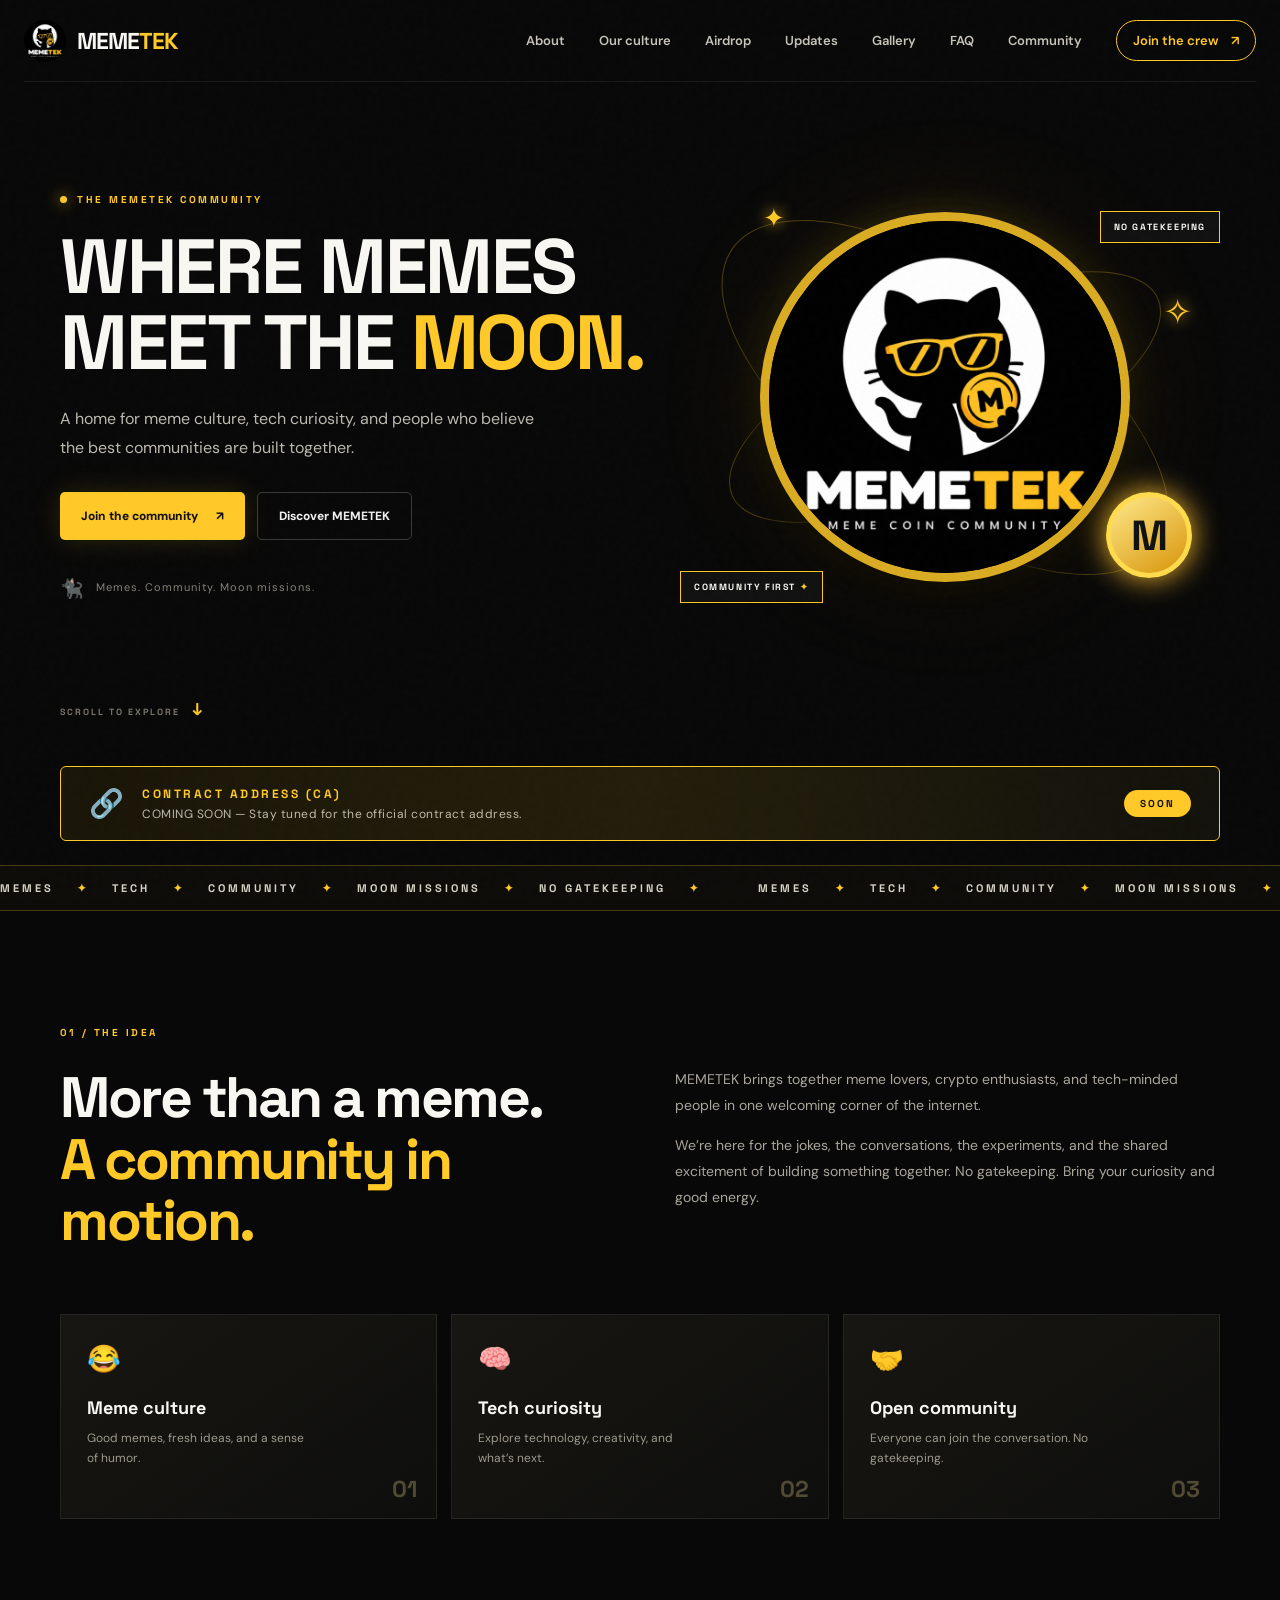
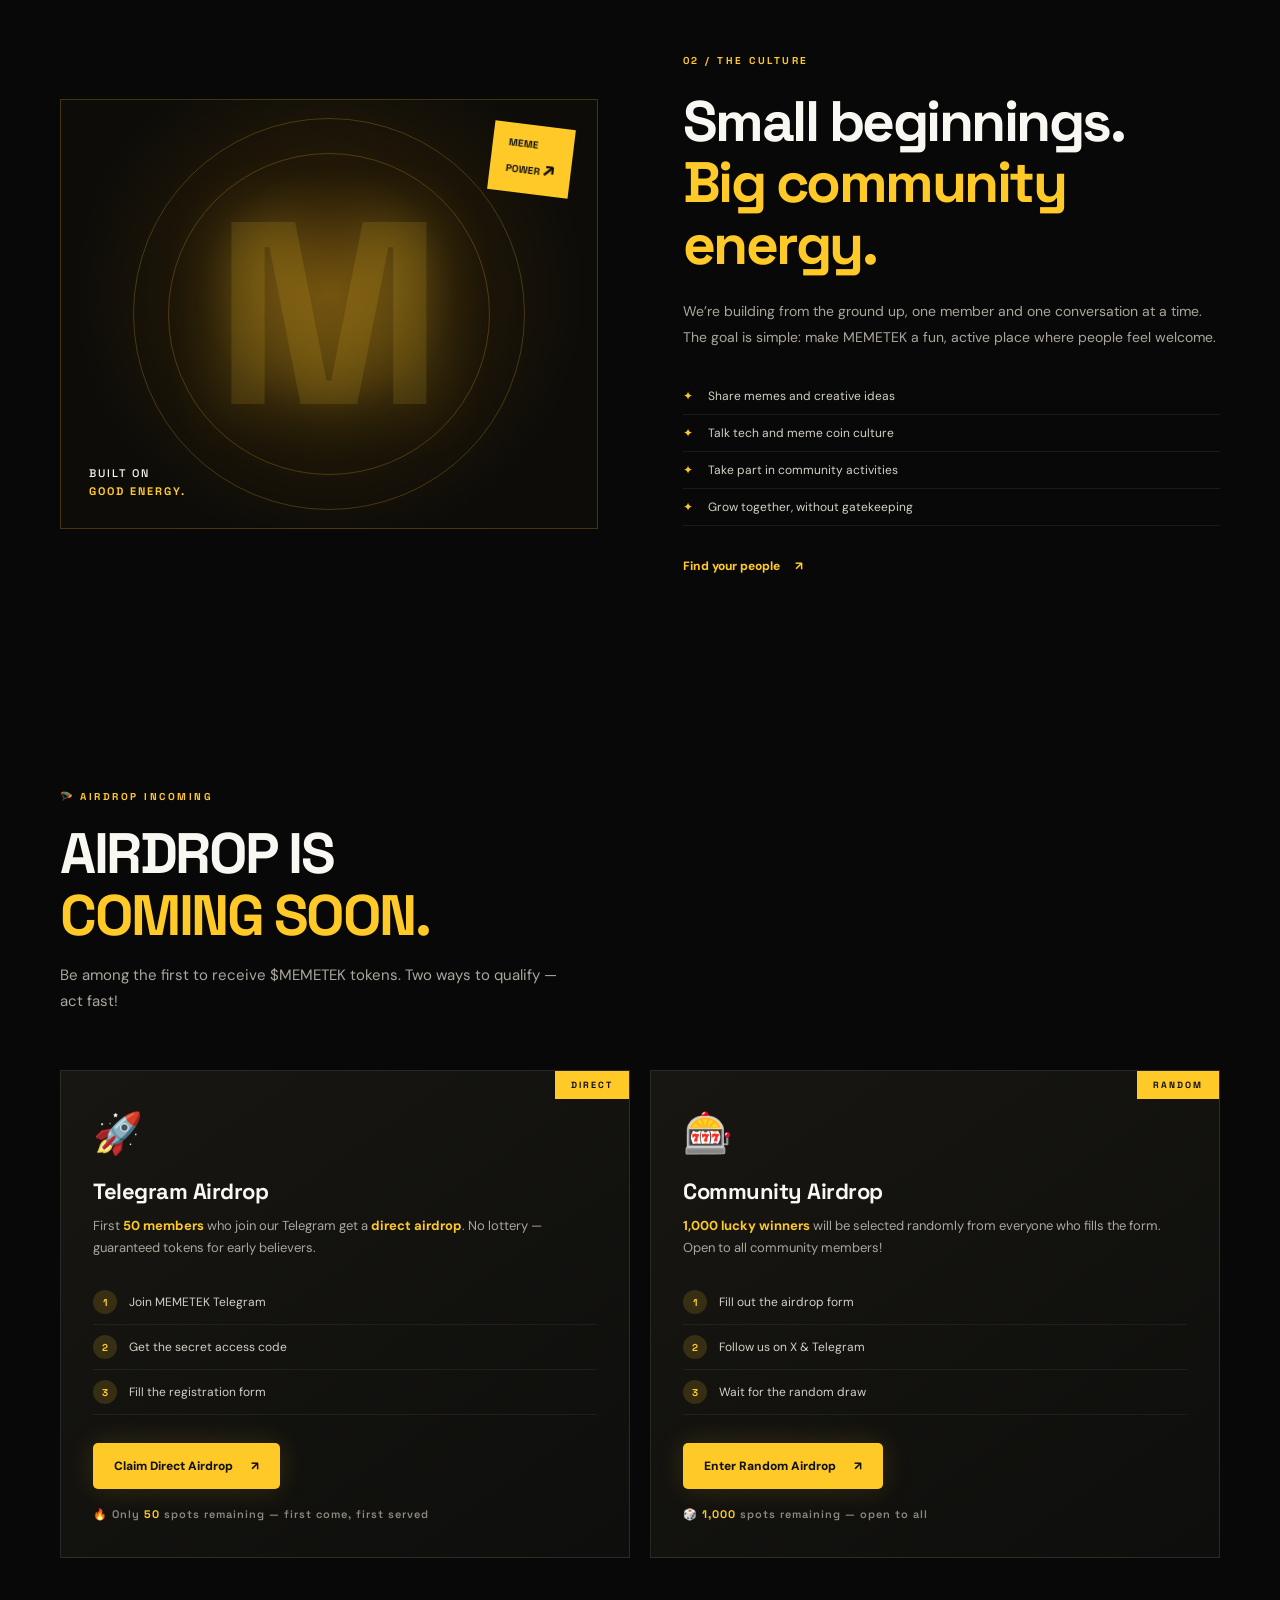
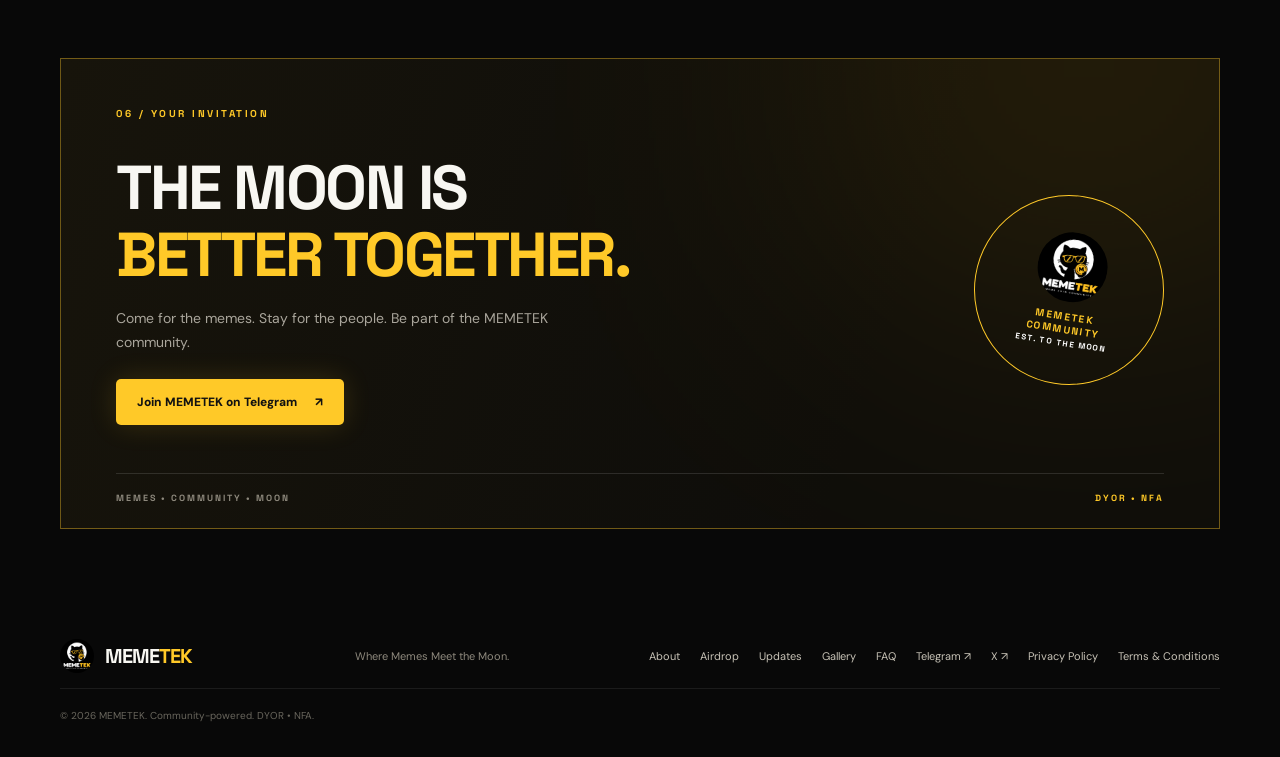
<file: index.html>
<!doctype html>
<html lang="en">
<head>
  <meta charset="utf-8">
  <meta name="viewport" content="width=device-width, initial-scale=1">
  <meta name="theme-color" content="#080808">
  <meta name="description" content="MEMETEK — Where Memes Meet the Moon. A meme coin and tech community built around memes, ideas, and community energy.">
  <title>MEMETEK — Where Memes Meet the Moon</title>
  <link rel="preconnect" href="https://fonts.googleapis.com">
  <link rel="preconnect" href="https://fonts.gstatic.com" crossorigin>
  <link href="https://fonts.googleapis.com/css2?family=DM+Sans:wght@400;500;600;700;800&family=Space+Grotesk:wght@400;500;600;700&display=swap" rel="stylesheet">
  <link rel="stylesheet" href="style.css">
</head>
<body>
  <div class="noise"></div>
  <header class="site-header">
    <a class="brand" href="#home" aria-label="MEMETEK home">
      <img src="assets/memetek-logo.png" alt="MEMETEK cat logo">
      <span>MEME<span>TEK</span></span>
    </a>
    <button class="menu-toggle" id="menuToggle" aria-label="Open navigation" aria-expanded="false">☰</button>
    <nav id="mainNav">
      <a href="#about">About</a>
      <a href="#culture">Our culture</a>
      <a href="#airdrop">Airdrop</a>
      <a href="updates.html">Updates</a>
      <a href="gallery.html">Gallery</a>
      <a href="faq.html">FAQ</a>
      <a href="#community">Community</a>
      <a class="nav-cta" href="#community">Join the crew <span>↗</span></a>
    </nav>
  </header>

  <main>
    <section class="hero section-wrap" id="home">
      <div class="hero-copy">
        <div class="eyebrow"><span class="pulse"></span> THE MEMETEK COMMUNITY</div>
        <h1>WHERE MEMES<br>MEET THE <em>MOON.</em></h1>
        <p class="hero-lead">A home for meme culture, tech curiosity, and people who believe the best communities are built together.</p>
        <div class="hero-actions">
          <a class="button button-primary" href="#community">Join the community <span>↗</span></a>
          <a class="button button-ghost" href="#about">Discover MEMETEK</a>
        </div>
        <div class="hero-note"><span>🐈‍⬛</span> Memes. Community. Moon missions.</div>
      </div>
      <div class="hero-art" aria-label="MEMETEK cat mascot artwork">
        <div class="orbit orbit-one"></div><div class="orbit orbit-two"></div>
        <div class="moon"></div>
        <div class="spark spark-a">✦</div><div class="spark spark-b">✧</div><div class="spark spark-c">✦</div>
        <div class="coin"><span>M</span></div>
        <img class="mascot" src="assets/memetek-logo.png" alt="MEMETEK mascot">
        <div class="art-label label-top">NO GATEKEEPING</div>
        <div class="art-label label-bottom">COMMUNITY FIRST <b>✦</b></div>
      </div>
      <div class="scroll-cue">SCROLL TO EXPLORE <span>↓</span></div>
    </section>

    <!-- CA Coming Soon Banner -->
    <section class="ca-banner" id="ca">
      <div class="ca-banner-inner">
        <div class="ca-icon">🔗</div>
        <div class="ca-text">
          <h3>CONTRACT ADDRESS (CA)</h3>
          <p>COMING SOON — Stay tuned for the official contract address.</p>
        </div>
        <div class="ca-badge">SOON</div>
      </div>
    </section>

    <section class="ticker" aria-label="MEMETEK community values">
      <div class="ticker-track">
        <span>MEMES <b>✦</b> TECH <b>✦</b> COMMUNITY <b>✦</b> MOON MISSIONS <b>✦</b> NO GATEKEEPING <b>✦</b></span>
        <span aria-hidden="true">MEMES <b>✦</b> TECH <b>✦</b> COMMUNITY <b>✦</b> MOON MISSIONS <b>✦</b> NO GATEKEEPING <b>✦</b></span>
      </div>
    </section>

    <section class="about section-wrap" id="about">
      <div class="section-kicker">01 / THE IDEA</div>
      <div class="about-grid">
        <div>
          <h2>More than a meme.<br><em>A community in motion.</em></h2>
        </div>
        <div class="about-text">
          <p>MEMETEK brings together meme lovers, crypto enthusiasts, and tech-minded people in one welcoming corner of the internet.</p>
          <p>We’re here for the jokes, the conversations, the experiments, and the shared excitement of building something together. No gatekeeping. Bring your curiosity and good energy.</p>
        </div>
      </div>
      <div class="principles">
        <article class="principle-card"><div class="card-icon">😂</div><h3>Meme culture</h3><p>Good memes, fresh ideas, and a sense of humor.</p><span>01</span></article>
        <article class="principle-card"><div class="card-icon">🧠</div><h3>Tech curiosity</h3><p>Explore technology, creativity, and what’s next.</p><span>02</span></article>
        <article class="principle-card"><div class="card-icon">🤝</div><h3>Open community</h3><p>Everyone can join the conversation. No gatekeeping.</p><span>03</span></article>
      </div>
    </section>

    <section class="culture section-wrap" id="culture">
      <div class="culture-visual">
        <div class="big-m">M</div><div class="visual-caption">BUILT ON<br><strong>GOOD ENERGY.</strong></div>
        <div class="floating-tag">MEME<br>POWER <span>↗</span></div>
      </div>
      <div class="culture-copy">
        <div class="section-kicker">02 / THE CULTURE</div>
        <h2>Small beginnings.<br><em>Big community energy.</em></h2>
        <p>We’re building from the ground up, one member and one conversation at a time. The goal is simple: make MEMETEK a fun, active place where people feel welcome.</p>
        <ul class="check-list">
          <li><span>✦</span> Share memes and creative ideas</li>
          <li><span>✦</span> Talk tech and meme coin culture</li>
          <li><span>✦</span> Take part in community activities</li>
          <li><span>✦</span> Grow together, without gatekeeping</li>
        </ul>
        <a class="text-link" href="#community">Find your people <span>↗</span></a>
      </div>
    </section>

    <!-- Airdrop Section -->
    <section class="airdrop section-wrap" id="airdrop">
      <div class="section-kicker">🪂 AIRDROP INCOMING</div>
      <div class="airdrop-header">
        <h2>AIRDROP IS<br><em>COMING SOON.</em></h2>
        <p class="airdrop-sub">Be among the first to receive $MEMETEK tokens. Two ways to qualify — act fast!</p>
      </div>
      <div class="airdrop-grid">
        <article class="airdrop-card airdrop-telegram" id="cardTgAirdrop">
          <div class="airdrop-card-badge" id="badgeTgAirdrop">DIRECT</div>
          <div class="airdrop-card-icon">🚀</div>
          <h3>Telegram Airdrop</h3>
          <p>First <strong>50 members</strong> who join our Telegram get a <strong>direct airdrop</strong>. No lottery — guaranteed tokens for early believers.</p>
          <ul class="airdrop-steps">
            <li><span>1</span> Join MEMETEK Telegram</li>
            <li><span>2</span> Get the secret access code</li>
            <li><span>3</span> Fill the registration form</li>
          </ul>
          <a class="button button-primary" id="btnTgAirdrop" href="airdrop-telegram.html">Claim Direct Airdrop <span>↗</span></a>
          <div class="airdrop-spots" id="indexTgSpots">🔥 Only <span class="spots-num" id="indexTgNum">50</span> spots remaining — first come, first served</div>
        </article>
        <article class="airdrop-card airdrop-random" id="cardRdAirdrop">
          <div class="airdrop-card-badge" id="badgeRdAirdrop">RANDOM</div>
          <div class="airdrop-card-icon">🎰</div>
          <h3>Community Airdrop</h3>
          <p><strong>1,000 lucky winners</strong> will be selected randomly from everyone who fills the form. Open to all community members!</p>
          <ul class="airdrop-steps">
            <li><span>1</span> Fill out the airdrop form</li>
            <li><span>2</span> Follow us on X & Telegram</li>
            <li><span>3</span> Wait for the random draw</li>
          </ul>
          <a class="button button-primary" id="btnRdAirdrop" href="airdrop-random.html">Enter Random Airdrop <span>↗</span></a>
          <div class="airdrop-spots" id="indexRdSpots">🎲 <span class="spots-num" id="indexRdNum">1,000</span> spots remaining — open to all</div>
        </article>
      </div>
    </section>

    <section class="community section-wrap" id="community">
      <div class="community-panel">
        <div class="community-glow"></div>
        <div class="section-kicker">06 / YOUR INVITATION</div>
        <div class="community-content">
          <div>
            <h2>THE MOON IS<br><em>BETTER TOGETHER.</em></h2>
            <p>Come for the memes. Stay for the people. Be part of the MEMETEK community.</p>
            <a class="button button-primary" id="joinButton" href="https://t.me/+xaxYFid1vyxkZDk9" target="_blank" rel="noopener noreferrer">Join MEMETEK on Telegram <span>↗</span></a>
          </div>
          <div class="community-stamp"><img src="assets/memetek-logo.png" alt=""><span>MEMETEK<br>COMMUNITY<br><b>EST. TO THE MOON</b></span></div>
        </div>
        <div class="community-bottom"><span>MEMES • COMMUNITY • MOON</span><span>DYOR • NFA</span></div>
      </div>
    </section>
  </main>

  <footer class="footer section-wrap">
    <a class="brand footer-brand" href="#home"><img src="assets/memetek-logo.png" alt=""><span>MEME<span>TEK</span></span></a>
    <p>Where Memes Meet the Moon.</p>
    <div class="footer-links">
      <a href="#about">About</a>
      <a href="#airdrop">Airdrop</a>
      <a href="updates.html">Updates</a>
      <a href="gallery.html">Gallery</a>
      <a href="faq.html">FAQ</a>
      <a href="https://t.me/+xaxYFid1vyxkZDk9" target="_blank" rel="noopener noreferrer">Telegram ↗</a>
      <a href="https://x.com/" target="_blank" rel="noopener noreferrer">X ↗</a>
      <a href="privacy.html">Privacy Policy</a>
      <a href="terms.html">Terms & Conditions</a>
    </div>
    <small>© <span id="year"></span> MEMETEK. Community-powered. DYOR • NFA.</small>
  </footer>
  <script src="script.js"></script>
</body>
</html>
</file>
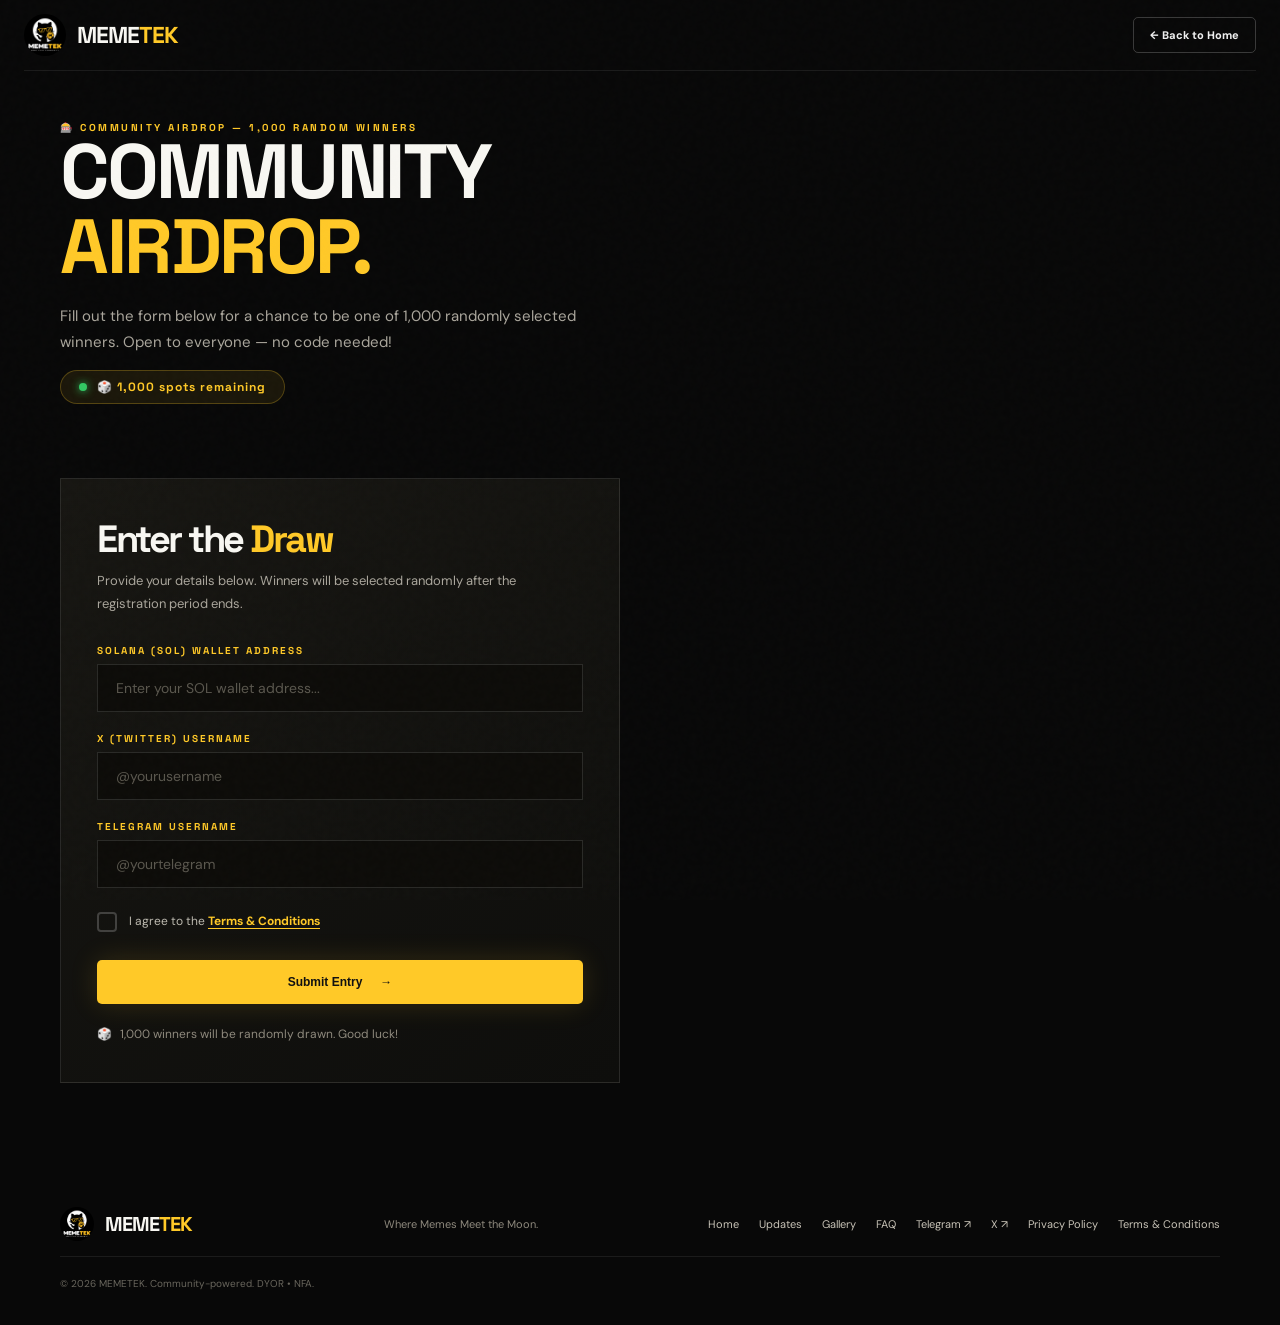
<file: airdrop-random.html>
<!doctype html>
<html lang="en">
<head>
  <meta charset="utf-8">
  <meta name="viewport" content="width=device-width, initial-scale=1">
  <meta name="theme-color" content="#080808">
  <meta name="description" content="MEMETEK Community Airdrop — 1,000 random winners will receive free tokens.">
  <title>MEMETEK — Community Random Airdrop</title>
  <link rel="preconnect" href="https://fonts.googleapis.com">
  <link rel="preconnect" href="https://fonts.gstatic.com" crossorigin>
  <link href="https://fonts.googleapis.com/css2?family=DM+Sans:wght@400;500;600;700;800&family=Space+Grotesk:wght@400;500;600;700&display=swap" rel="stylesheet">
  <link rel="stylesheet" href="style.css">
</head>
<body>
  <div class="noise"></div>
  <header class="site-header">
    <a class="brand" href="index.html" aria-label="MEMETEK home">
      <img src="assets/memetek-logo.png" alt="MEMETEK cat logo">
      <span>MEME<span>TEK</span></span>
    </a>
    <a class="button button-ghost" href="index.html">← Back to Home</a>
  </header>

  <main>
    <section class="form-page section-wrap">
      <div class="form-page-header">
        <div class="section-kicker">🎰 COMMUNITY AIRDROP — 1,000 RANDOM WINNERS</div>
        <h1>COMMUNITY<br><em>AIRDROP.</em></h1>
        <p class="form-page-lead">Fill out the form below for a chance to be one of 1,000 randomly selected winners. Open to everyone — no code needed!</p>
        <div class="spots-live-banner" id="rdSpotsBanner">
          <span class="pulse-dot"></span>
          <span id="rdSpotsRemainingText">🎲 <strong id="rdSpotsCount">1,000</strong> spots remaining</span>
        </div>
      </div>

      <!-- Closed State (Shown when all 1,000 spots filled) -->
      <div class="form-container form-closed" id="randomClosed" style="display:none;">
        <div class="closed-icon">🔒</div>
        <h2>Airdrop <em>Ended</em></h2>
        <p class="form-desc">All 1,000 community airdrop spots have been filled! The registration draw is now closed.</p>
        <a class="button button-primary" href="index.html" style="margin-top:20px;">Back to Home <span>↗</span></a>
      </div>

      <!-- Registration Form -->
      <div class="form-container" id="randomForm">
        <h2>Enter the <em>Draw</em></h2>
        <p class="form-desc">Provide your details below. Winners will be selected randomly after the registration period ends.</p>
        <form id="randomAirdropForm" class="airdrop-form" onsubmit="return false;">
          <div class="form-group">
            <label for="rdSolAddress">Solana (SOL) Wallet Address</label>
            <input type="text" id="rdSolAddress" placeholder="Enter your SOL wallet address..." required>
          </div>
          <div class="form-group">
            <label for="rdXUsername">X (Twitter) Username</label>
            <input type="text" id="rdXUsername" placeholder="@yourusername" required>
          </div>
          <div class="form-group">
            <label for="rdTelegramUsername">Telegram Username</label>
            <input type="text" id="rdTelegramUsername" placeholder="@yourtelegram" required>
          </div>
          <div class="form-checkbox">
            <label class="checkbox-label">
              <input type="checkbox" id="rdAgreeTerms" required>
              <span class="checkbox-custom"></span>
              <span>I agree to the <button type="button" class="terms-modal-trigger" id="openTermsModalRd">Terms &amp; Conditions</button></span>
            </label>
          </div>
          <div id="rdTermsError" class="form-error" style="display:none;">❌ You must agree to the Terms &amp; Conditions to proceed.</div>
          <button type="button" class="button button-primary form-submit" id="submitRandomBtn">Submit Entry <span>→</span></button>
        </form>
        <div class="form-hint">
          <span>🎲</span> 1,000 winners will be randomly drawn. Good luck!
        </div>
      </div>

      <!-- Success Message -->
      <div class="form-container form-success" id="randomSuccess" style="display:none;">
        <div class="success-icon">🎉</div>
        <h2>Entry <em>Submitted!</em></h2>
        <p class="form-desc">You've been entered into the random airdrop draw. 1,000 winners will be selected — stay tuned for the announcement!</p>
        <div class="form-hint">
          <span>💡</span> Want guaranteed tokens? <a href="airdrop-telegram.html" class="form-link">Try the Telegram Direct Airdrop ↗</a>
        </div>
        <a class="button button-primary" href="index.html" style="margin-top:18px;">Back to Home <span>↗</span></a>
      </div>
    </section>
  </main>

  <footer class="footer section-wrap">
    <a class="brand footer-brand" href="index.html"><img src="assets/memetek-logo.png" alt=""><span>MEME<span>TEK</span></span></a>
    <p>Where Memes Meet the Moon.</p>
    <div class="footer-links">
      <a href="index.html">Home</a>
      <a href="index.html#announcements">Updates</a>
      <a href="index.html#gallery">Gallery</a>
      <a href="index.html#faq">FAQ</a>
      <a href="https://t.me/+xaxYFid1vyxkZDk9" target="_blank" rel="noopener noreferrer">Telegram ↗</a>
      <a href="https://x.com/" target="_blank" rel="noopener noreferrer">X ↗</a>
      <a href="privacy.html">Privacy Policy</a>
      <a href="terms.html">Terms & Conditions</a>
    </div>
    <small>© <span class="year-text"></span> MEMETEK. Community-powered. DYOR • NFA.</small>
  </footer>
  <!-- Terms & Conditions Modal -->
  <div class="modal-overlay" id="termsModal" style="display:none;">
    <div class="modal-box">
      <div class="modal-header">
        <h3>Terms &amp; Conditions</h3>
        <button class="modal-close" id="closeTermsModal">✕</button>
      </div>
      <div class="modal-body">
        <div class="legal-section"><h2>1. Acceptance of Terms</h2><p>By accessing or using the MEMETEK website, submitting forms, or engaging with our airdrops and community initiatives, you acknowledge that you have read, understood, and agreed to be bound by these Terms and Conditions.</p></div>
        <div class="legal-section"><h2>2. Meme Token Nature &amp; Disclaimer (DYOR • NFA)</h2><p>MEMETEK ($MEMETEK) is a decentralized meme and culture coin developed purely for entertainment, humor, community engagement, and social camaraderie within the Solana ecosystem.</p><ul><li><span>✦</span> <strong>Not an Investment:</strong> $MEMETEK is not a security, investment contract, or financial instrument.</li><li><span>✦</span> <strong>No Financial Advice:</strong> Nothing constitutes financial, investment, legal, or tax advice.</li><li><span>✦</span> <strong>DYOR:</strong> Always Do Your Own Research. Only interact with what you are willing to lose.</li></ul></div>
        <div class="legal-section"><h2>3. Airdrop Rules &amp; Eligibility</h2><p>Participation is free and subject to:</p><ul><li><span>✦</span> <strong>One Entry Per Person</strong> per wallet, X username, and Telegram handle.</li><li><span>✦</span> <strong>Anti-Bot &amp; Fair Play:</strong> Bots, multi-accounting, and falsified identities result in disqualification.</li><li><span>✦</span> Airdrop allocations are promotional community gifts.</li></ul></div>
        <div class="legal-section"><h2>4. Wallet Security</h2><p>You are solely responsible for safeguarding your wallet credentials. MEMETEK will NEVER ask for your seed phrase or private key.</p></div>
        <div class="legal-section"><h2>5. Blockchain Risks</h2><p>You acknowledge all risks associated with using the Solana network, including forks, congestion, delays, and smart contract errors.</p></div>
        <div class="legal-section"><h2>6. Intellectual Property</h2><p>You are encouraged to share and remix MEMETEK memes in good faith, provided you do not use them to conduct scams or misrepresent the project.</p></div>
        <div class="legal-section"><h2>7. Limitation of Liability</h2><p>MEMETEK shall not be held liable for any damages resulting from your use of this website, participation in airdrops, or holding/trading of tokens.</p></div>
        <div class="legal-section"><h2>8. Amendments</h2><p>We reserve the right to update these Terms at any time. Continued use signifies acceptance of revised terms.</p></div>
      </div>
      <div class="modal-footer">
        <button class="button button-primary" id="acceptTermsModal">I Understand <span>✓</span></button>
      </div>
    </div>
  </div>

  <!-- Congratulations Modal -->
  <div class="modal-overlay" id="congratsModal" style="display:none;">
    <div class="modal-box congrats-modal">
      <div class="congrats-icon">🎉</div>
      <h2>Congratulations!</h2>
      <p class="congrats-text">Your airdrop registration is confirmed! You're now in the running.</p>
      <p class="congrats-sub">Follow us on all platforms to stay updated on token distribution and future announcements:</p>
      <div class="congrats-links">
        <a class="button button-primary congrats-btn" href="https://t.me/+xaxYFid1vyxkZDk9" target="_blank" rel="noopener noreferrer">
          <span>📱</span> Join Telegram <span>↗</span>
        </a>
        <a class="button button-ghost congrats-btn" href="https://x.com/" target="_blank" rel="noopener noreferrer">
          <span>🐦</span> Follow on X <span>↗</span>
        </a>
      </div>
      <button class="congrats-dismiss" id="closeCongrats">Continue to Home →</button>
    </div>
  </div>

  <script src="script.js"></script>
</body>
</html>
</file>
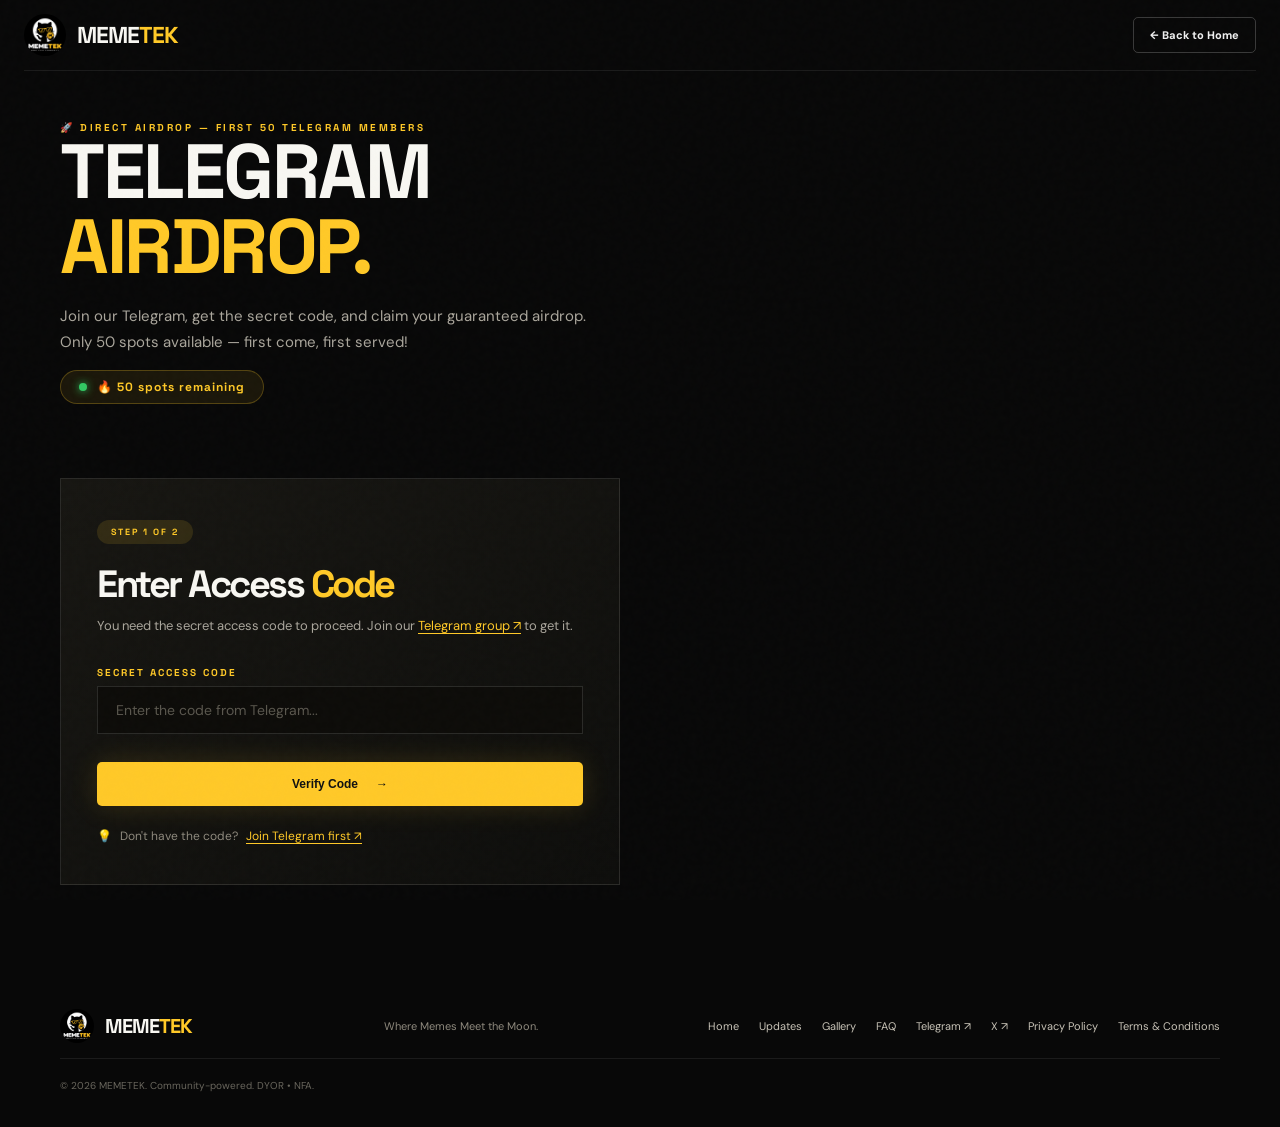
<file: airdrop-telegram.html>
<!doctype html>
<html lang="en">
<head>
  <meta charset="utf-8">
  <meta name="viewport" content="width=device-width, initial-scale=1">
  <meta name="theme-color" content="#080808">
  <meta name="description" content="MEMETEK Telegram Direct Airdrop — First 50 Telegram members get a guaranteed airdrop.">
  <title>MEMETEK — Telegram Direct Airdrop</title>
  <link rel="preconnect" href="https://fonts.googleapis.com">
  <link rel="preconnect" href="https://fonts.gstatic.com" crossorigin>
  <link href="https://fonts.googleapis.com/css2?family=DM+Sans:wght@400;500;600;700;800&family=Space+Grotesk:wght@400;500;600;700&display=swap" rel="stylesheet">
  <link rel="stylesheet" href="style.css">
</head>
<body>
  <div class="noise"></div>
  <header class="site-header">
    <a class="brand" href="index.html" aria-label="MEMETEK home">
      <img src="assets/memetek-logo.png" alt="MEMETEK cat logo">
      <span>MEME<span>TEK</span></span>
    </a>
    <a class="button button-ghost" href="index.html">← Back to Home</a>
  </header>

  <main>
    <section class="form-page section-wrap">
      <div class="form-page-header">
        <div class="section-kicker">🚀 DIRECT AIRDROP — FIRST 50 TELEGRAM MEMBERS</div>
        <h1>TELEGRAM<br><em>AIRDROP.</em></h1>
        <p class="form-page-lead">Join our Telegram, get the secret code, and claim your guaranteed airdrop. Only 50 spots available — first come, first served!</p>
        <div class="spots-live-banner" id="tgSpotsBanner">
          <span class="pulse-dot"></span>
          <span id="tgSpotsRemainingText">🔥 <strong id="tgSpotsCount">50</strong> spots remaining</span>
        </div>
      </div>

      <!-- Closed State (Shown when all 50 spots filled) -->
      <div class="form-container form-closed" id="telegramClosed" style="display:none;">
        <div class="closed-icon">🔒</div>
        <h2>Airdrop <em>Ended</em></h2>
        <p class="form-desc">All 50 direct airdrop spots have been claimed! Thank you to all early community members.</p>
        <div class="form-hint" style="justify-content:center;">
          <span>💡</span> You can still enter the <a href="airdrop-random.html" class="form-link">Community Random Airdrop ↗</a>!
        </div>
        <a class="button button-primary" href="airdrop-random.html" style="margin-top:20px;">Enter Random Airdrop <span>↗</span></a>
      </div>

      <!-- Step 1: Code Gate -->
      <div class="form-container" id="codeGate">
        <div class="form-step-badge">STEP 1 OF 2</div>
        <h2>Enter Access <em>Code</em></h2>
        <p class="form-desc">You need the secret access code to proceed. Join our <a href="https://t.me/+xaxYFid1vyxkZDk9" target="_blank" rel="noopener noreferrer" class="form-link">Telegram group ↗</a> to get it.</p>
        <form id="codeForm" class="airdrop-form" onsubmit="return false;">
          <div class="form-group">
            <label for="accessCode">Secret Access Code</label>
            <input type="text" id="accessCode" placeholder="Enter the code from Telegram..." required autocomplete="off">
          </div>
          <div id="codeError" class="form-error" style="display:none;">❌ Invalid code. Join our Telegram to get the correct code.</div>
          <button type="button" class="button button-primary form-submit" id="verifyCodeBtn">Verify Code <span>→</span></button>
        </form>
        <div class="form-hint">
          <span>💡</span> Don't have the code? <a href="https://t.me/+xaxYFid1vyxkZDk9" target="_blank" rel="noopener noreferrer" class="form-link">Join Telegram first ↗</a>
        </div>
      </div>

      <!-- Step 2: Registration Form (Hidden until code verified) -->
      <div class="form-container" id="telegramForm" style="display:none;">
        <div class="form-step-badge">STEP 2 OF 2</div>
        <div class="form-verified-badge">✅ Code Verified — You're In!</div>
        <h2>Claim Your <em>Airdrop</em></h2>
        <p class="form-desc">Fill in your details below to register for the direct Telegram airdrop.</p>
        <form id="telegramAirdropForm" class="airdrop-form" onsubmit="return false;">
          <div class="form-group">
            <label for="tgSolAddress">Solana (SOL) Wallet Address</label>
            <input type="text" id="tgSolAddress" placeholder="Enter your SOL wallet address..." required>
          </div>
          <div class="form-group">
            <label for="tgXUsername">X (Twitter) Username</label>
            <input type="text" id="tgXUsername" placeholder="@yourusername" required>
          </div>
          <div class="form-group">
            <label for="tgTelegramUsername">Telegram Username</label>
            <input type="text" id="tgTelegramUsername" placeholder="@yourtelegram" required>
          </div>
          <div class="form-checkbox">
            <label class="checkbox-label">
              <input type="checkbox" id="tgAgreeTerms" required>
              <span class="checkbox-custom"></span>
              <span>I agree to the <button type="button" class="terms-modal-trigger" id="openTermsModalTg">Terms &amp; Conditions</button></span>
            </label>
          </div>
          <div id="tgTermsError" class="form-error" style="display:none;">❌ You must agree to the Terms &amp; Conditions to proceed.</div>
          <button type="button" class="button button-primary form-submit" id="submitTelegramBtn">Submit Registration <span>→</span></button>
        </form>
      </div>

      <!-- Success Message (Hidden until form submitted) -->
      <div class="form-container form-success" id="telegramSuccess" style="display:none;">
        <div class="success-icon">🎉</div>
        <h2>You're <em>Registered!</em></h2>
        <p class="form-desc">Your direct airdrop registration is confirmed. Stay tuned in our Telegram for updates on when tokens will be distributed.</p>
        <a class="button button-primary" href="index.html">Back to Home <span>↗</span></a>
      </div>
    </section>
  </main>

  <footer class="footer section-wrap">
    <a class="brand footer-brand" href="index.html"><img src="assets/memetek-logo.png" alt=""><span>MEME<span>TEK</span></span></a>
    <p>Where Memes Meet the Moon.</p>
    <div class="footer-links">
      <a href="index.html">Home</a>
      <a href="index.html#announcements">Updates</a>
      <a href="index.html#gallery">Gallery</a>
      <a href="index.html#faq">FAQ</a>
      <a href="https://t.me/+xaxYFid1vyxkZDk9" target="_blank" rel="noopener noreferrer">Telegram ↗</a>
      <a href="https://x.com/" target="_blank" rel="noopener noreferrer">X ↗</a>
      <a href="privacy.html">Privacy Policy</a>
      <a href="terms.html">Terms & Conditions</a>
    </div>
    <small>© <span class="year-text"></span> MEMETEK. Community-powered. DYOR • NFA.</small>
  </footer>
  <!-- Terms & Conditions Modal -->
  <div class="modal-overlay" id="termsModal" style="display:none;">
    <div class="modal-box">
      <div class="modal-header">
        <h3>Terms &amp; Conditions</h3>
        <button class="modal-close" id="closeTermsModal">✕</button>
      </div>
      <div class="modal-body">
        <div class="legal-section"><h2>1. Acceptance of Terms</h2><p>By accessing or using the MEMETEK website, submitting forms, or engaging with our airdrops and community initiatives, you acknowledge that you have read, understood, and agreed to be bound by these Terms and Conditions.</p></div>
        <div class="legal-section"><h2>2. Meme Token Nature &amp; Disclaimer (DYOR • NFA)</h2><p>MEMETEK ($MEMETEK) is a decentralized meme and culture coin developed purely for entertainment, humor, community engagement, and social camaraderie within the Solana ecosystem.</p><ul><li><span>✦</span> <strong>Not an Investment:</strong> $MEMETEK is not a security, investment contract, or financial instrument.</li><li><span>✦</span> <strong>No Financial Advice:</strong> Nothing constitutes financial, investment, legal, or tax advice.</li><li><span>✦</span> <strong>DYOR:</strong> Always Do Your Own Research. Only interact with what you are willing to lose.</li></ul></div>
        <div class="legal-section"><h2>3. Airdrop Rules &amp; Eligibility</h2><p>Participation is free and subject to:</p><ul><li><span>✦</span> <strong>One Entry Per Person</strong> per wallet, X username, and Telegram handle.</li><li><span>✦</span> <strong>Anti-Bot &amp; Fair Play:</strong> Bots, multi-accounting, and falsified identities result in disqualification.</li><li><span>✦</span> Airdrop allocations are promotional community gifts.</li></ul></div>
        <div class="legal-section"><h2>4. Wallet Security</h2><p>You are solely responsible for safeguarding your wallet credentials. MEMETEK will NEVER ask for your seed phrase or private key.</p></div>
        <div class="legal-section"><h2>5. Blockchain Risks</h2><p>You acknowledge all risks associated with using the Solana network, including forks, congestion, delays, and smart contract errors.</p></div>
        <div class="legal-section"><h2>6. Intellectual Property</h2><p>You are encouraged to share and remix MEMETEK memes in good faith, provided you do not use them to conduct scams or misrepresent the project.</p></div>
        <div class="legal-section"><h2>7. Limitation of Liability</h2><p>MEMETEK shall not be held liable for any damages resulting from your use of this website, participation in airdrops, or holding/trading of tokens.</p></div>
        <div class="legal-section"><h2>8. Amendments</h2><p>We reserve the right to update these Terms at any time. Continued use signifies acceptance of revised terms.</p></div>
      </div>
      <div class="modal-footer">
        <button class="button button-primary" id="acceptTermsModal">I Understand <span>✓</span></button>
      </div>
    </div>
  </div>

  <!-- Congratulations Modal -->
  <div class="modal-overlay" id="congratsModal" style="display:none;">
    <div class="modal-box congrats-modal">
      <div class="congrats-icon">🎉</div>
      <h2>Congratulations!</h2>
      <p class="congrats-text">Your airdrop registration is confirmed! You're now in the running.</p>
      <p class="congrats-sub">Follow us on all platforms to stay updated on token distribution and future announcements:</p>
      <div class="congrats-links">
        <a class="button button-primary congrats-btn" href="https://t.me/+xaxYFid1vyxkZDk9" target="_blank" rel="noopener noreferrer">
          <span>📱</span> Join Telegram <span>↗</span>
        </a>
        <a class="button button-ghost congrats-btn" href="https://x.com/" target="_blank" rel="noopener noreferrer">
          <span>🐦</span> Follow on X <span>↗</span>
        </a>
      </div>
      <button class="congrats-dismiss" id="closeCongrats">Continue to Home →</button>
    </div>
  </div>

  <script src="script.js"></script>
</body>
</html>
</file>
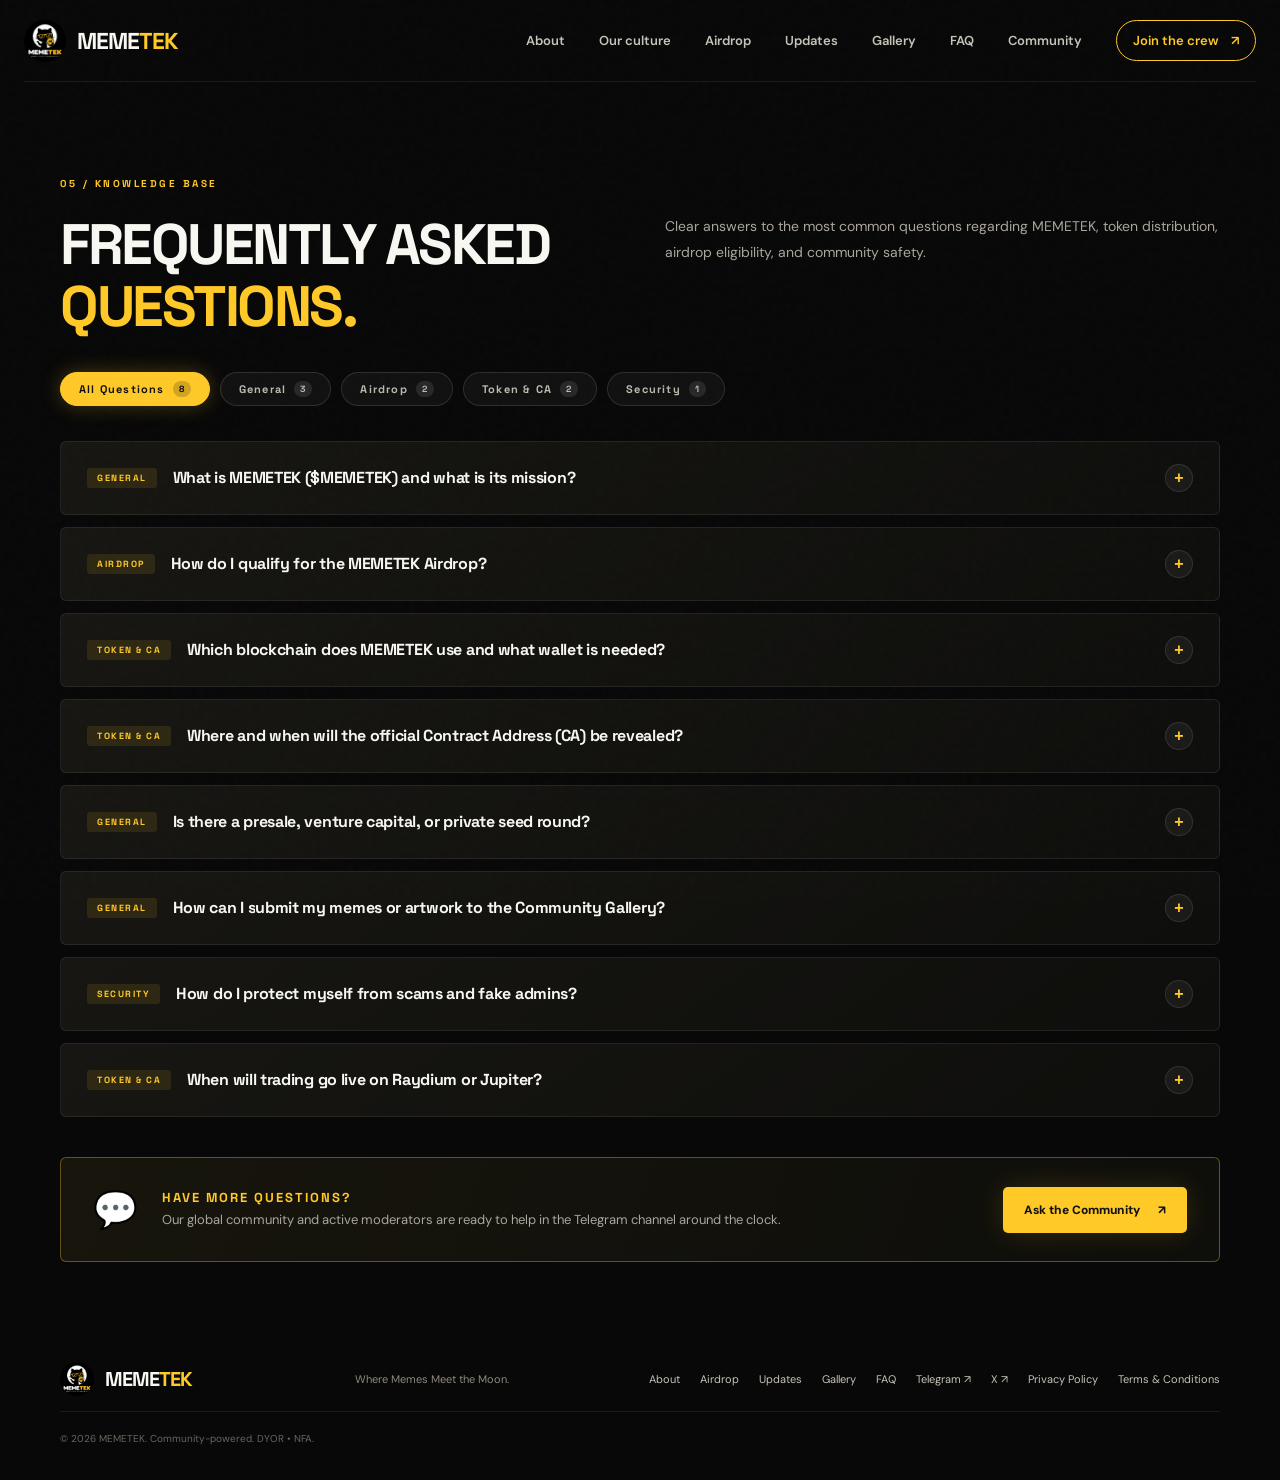
<file: faq.html>
<!doctype html>
<html lang="en">
<head>
  <meta charset="utf-8">
  <meta name="viewport" content="width=device-width, initial-scale=1">
  <meta name="theme-color" content="#080808">
  <meta name="description" content="MEMETEK FAQ — Clear answers to the most common questions regarding MEMETEK, token distribution, airdrop eligibility, and community safety.">
  <title>MEMETEK — Frequently Asked Questions</title>
  <link rel="preconnect" href="https://fonts.googleapis.com">
  <link rel="preconnect" href="https://fonts.gstatic.com" crossorigin>
  <link href="https://fonts.googleapis.com/css2?family=DM+Sans:wght@400;500;600;700;800&family=Space+Grotesk:wght@400;500;600;700&display=swap" rel="stylesheet">
  <link rel="stylesheet" href="style.css">
</head>
<body>
  <div class="noise"></div>
  <header class="site-header">
    <a class="brand" href="index.html" aria-label="MEMETEK home">
      <img src="assets/memetek-logo.png" alt="MEMETEK cat logo">
      <span>MEME<span>TEK</span></span>
    </a>
    <button class="menu-toggle" id="menuToggle" aria-label="Open navigation" aria-expanded="false">☰</button>
    <nav id="mainNav">
      <a href="index.html#about">About</a>
      <a href="index.html#culture">Our culture</a>
      <a href="index.html#airdrop">Airdrop</a>
      <a href="updates.html">Updates</a>
      <a href="gallery.html">Gallery</a>
      <a href="faq.html" class="active">FAQ</a>
      <a href="index.html#community">Community</a>
      <a class="nav-cta" href="index.html#community">Join the crew <span>↗</span></a>
    </nav>
  </header>

  <main>
    <!-- 05 / FAQ (Frequently Asked Questions) -->
    <section class="faq section-wrap" id="faq">
      <div class="section-kicker">05 / KNOWLEDGE BASE</div>
      <div class="faq-header">
        <div>
          <h2>FREQUENTLY ASKED<br><em>QUESTIONS.</em></h2>
        </div>
        <p class="faq-lead">Clear answers to the most common questions regarding MEMETEK, token distribution, airdrop eligibility, and community safety.</p>
      </div>

      <!-- Category Filter Pills -->
      <div class="filter-bar faq-filter-bar">
        <button class="filter-btn active" data-faq-filter="all">All Questions <span class="filter-count">8</span></button>
        <button class="filter-btn" data-faq-filter="general">General <span class="filter-count">3</span></button>
        <button class="filter-btn" data-faq-filter="airdrop">Airdrop <span class="filter-count">2</span></button>
        <button class="filter-btn" data-faq-filter="token">Token &amp; CA <span class="filter-count">2</span></button>
        <button class="filter-btn" data-faq-filter="security">Security <span class="filter-count">1</span></button>
      </div>

      <!-- FAQ Accordion -->
      <div class="faq-accordion" id="faqAccordion">
        <!-- Item 1 -->
        <div class="faq-item" data-category="general">
          <button class="faq-question" aria-expanded="false" aria-controls="faq-ans-1" id="faq-q-1">
            <span class="faq-q-tag">GENERAL</span>
            <span class="faq-q-text">What is MEMETEK ($MEMETEK) and what is its mission?</span>
            <span class="faq-icon" aria-hidden="true">+</span>
          </button>
          <div class="faq-answer" id="faq-ans-1" role="region" aria-labelledby="faq-q-1">
            <div class="faq-answer-inner">
              <p>MEMETEK is a decentralized, community-first meme coin and creative collective where viral humor meets blockchain innovation. Built on Solana, our mission is to provide an open, transparent, and gatekeeping-free space for crypto lovers, meme creators, and tech enthusiasts to collaborate, experiment, and have fun together.</p>
              <p>We emphasize organic community culture over corporate agendas, proving that the strongest projects are powered by active, engaged communities.</p>
            </div>
          </div>
        </div>

        <!-- Item 2 -->
        <div class="faq-item" data-category="airdrop">
          <button class="faq-question" aria-expanded="false" aria-controls="faq-ans-2" id="faq-q-2">
            <span class="faq-q-tag">AIRDROP</span>
            <span class="faq-q-text">How do I qualify for the MEMETEK Airdrop?</span>
            <span class="faq-icon" aria-hidden="true">+</span>
          </button>
          <div class="faq-answer" id="faq-ans-2" role="region" aria-labelledby="faq-q-2">
            <div class="faq-answer-inner">
              <p>We offer two distinct pathways to participate in the genesis airdrop:</p>
              <ul>
                <li><strong>Direct Telegram Airdrop (50 Spots):</strong> Reserved for the first 50 community members who join our official Telegram group, retrieve the secret access code, and submit their Solana wallet address on the <a href="airdrop-telegram.html" class="form-link">Telegram Airdrop Page</a>. This is a guaranteed 100% distribution.</li>
                <li><strong>Community Random Airdrop (1,000 Winners):</strong> Open to everyone. Fill out your details on the <a href="airdrop-random.html" class="form-link">Community Airdrop Page</a>, follow our official channels, and enter the verifiable random drawing.</li>
              </ul>
            </div>
          </div>
        </div>

        <!-- Item 3 -->
        <div class="faq-item" data-category="token">
          <button class="faq-question" aria-expanded="false" aria-controls="faq-ans-3" id="faq-q-3">
            <span class="faq-q-tag">TOKEN &amp; CA</span>
            <span class="faq-q-text">Which blockchain does MEMETEK use and what wallet is needed?</span>
            <span class="faq-icon" aria-hidden="true">+</span>
          </button>
          <div class="faq-answer" id="faq-ans-3" role="region" aria-labelledby="faq-q-3">
            <div class="faq-answer-inner">
              <p>MEMETEK is built natively on the <strong>Solana</strong> blockchain. We chose Solana for its 400ms finality, industry-leading throughput, and sub-cent transaction costs, making high-frequency meme coin trading accessible to everyone without punitive gas fees.</p>
              <p>You can use any self-custodial Solana wallet including <strong>Phantom</strong>, <strong>Solflare</strong>, or <strong>Backpack</strong>. Always ensure you control your private keys.</p>
            </div>
          </div>
        </div>

        <!-- Item 4 -->
        <div class="faq-item" data-category="token">
          <button class="faq-question" aria-expanded="false" aria-controls="faq-ans-4" id="faq-q-4">
            <span class="faq-q-tag">TOKEN &amp; CA</span>
            <span class="faq-q-text">Where and when will the official Contract Address (CA) be revealed?</span>
            <span class="faq-icon" aria-hidden="true">+</span>
          </button>
          <div class="faq-answer" id="faq-ans-4" role="region" aria-labelledby="faq-q-4">
            <div class="faq-answer-inner">
              <p>The official contract address is marked as <strong>COMING SOON</strong> in our top contract banner. When deployed, the verified CA will be posted strictly on our official website (<a href="index.html#ca" class="form-link">memetek.site</a>) and pinned on our official Telegram announcement channel.</p>
              <p><strong>Crucial reminder:</strong> Never purchase tokens from unverified contracts sent in private DMs or posted by imitation social accounts.</p>
            </div>
          </div>
        </div>

        <!-- Item 5 -->
        <div class="faq-item" data-category="general">
          <button class="faq-question" aria-expanded="false" aria-controls="faq-ans-5" id="faq-q-5">
            <span class="faq-q-tag">GENERAL</span>
            <span class="faq-q-text">Is there a presale, venture capital, or private seed round?</span>
            <span class="faq-icon" aria-hidden="true">+</span>
          </button>
          <div class="faq-answer" id="faq-ans-5" role="region" aria-labelledby="faq-q-5">
            <div class="faq-answer-inner">
              <p><strong>No.</strong> MEMETEK has zero private allocations, zero seed rounds, and zero VC investors. We adhere strictly to fair-launch principles where community members participate on equal footing through public airdrops and open DEX liquidity pools.</p>
            </div>
          </div>
        </div>

        <!-- Item 6 -->
        <div class="faq-item" data-category="general">
          <button class="faq-question" aria-expanded="false" aria-controls="faq-ans-6" id="faq-q-6">
            <span class="faq-q-tag">GENERAL</span>
            <span class="faq-q-text">How can I submit my memes or artwork to the Community Gallery?</span>
            <span class="faq-icon" aria-hidden="true">+</span>
          </button>
          <div class="faq-answer" id="faq-ans-6" role="region" aria-labelledby="faq-q-6">
            <div class="faq-answer-inner">
              <p>We welcome all creative memes, digital illustrations, stickers, and animations from our community!</p>
              <p>Simply join our <a href="https://t.me/+xaxYFid1vyxkZDk9" target="_blank" rel="noopener noreferrer" class="form-link">official Telegram</a> and post your works in the <strong>#meme-forge</strong> channel. Our moderation team and community members curate the top submissions each week for permanent inclusion on the official site with full creator credits.</p>
            </div>
          </div>
        </div>

        <!-- Item 7 -->
        <div class="faq-item" data-category="security">
          <button class="faq-question" aria-expanded="false" aria-controls="faq-ans-7" id="faq-q-7">
            <span class="faq-q-tag">SECURITY</span>
            <span class="faq-q-text">How do I protect myself from scams and fake admins?</span>
            <span class="faq-icon" aria-hidden="true">+</span>
          </button>
          <div class="faq-answer" id="faq-ans-7" role="region" aria-labelledby="faq-q-7">
            <div class="faq-answer-inner">
              <p>In crypto, your security is paramount. Always uphold these Golden Rules:</p>
              <ul>
                <li>MEMETEK team members and moderators will <strong>NEVER</strong> direct message you first asking for funds, wallet validation, or personal info.</li>
                <li><strong>NEVER</strong> share your 12- or 24-word secret recovery phrase or private keys with anyone.</li>
                <li>Bookmark this website and only use links from official channels.</li>
              </ul>
            </div>
          </div>
        </div>

        <!-- Item 8 -->
        <div class="faq-item" data-category="token">
          <button class="faq-question" aria-expanded="false" aria-controls="faq-ans-8" id="faq-q-8">
            <span class="faq-q-tag">TOKEN &amp; CA</span>
            <span class="faq-q-text">When will trading go live on Raydium or Jupiter?</span>
            <span class="faq-icon" aria-hidden="true">+</span>
          </button>
          <div class="faq-answer" id="faq-ans-8" role="region" aria-labelledby="faq-q-8">
            <div class="faq-answer-inner">
              <p>Public DEX trading will be initiated on Raydium and routed through Jupiter immediately following the conclusion of both airdrop campaigns. At liquidity injection, 100% of initial LP tokens will be burned permanently with the transaction hash verified publicly.</p>
            </div>
          </div>
        </div>
      </div>

      <!-- FAQ Contact Help Box -->
      <div class="faq-contact-card">
        <div class="faq-contact-icon">💬</div>
        <div class="faq-contact-info">
          <h4>HAVE MORE QUESTIONS?</h4>
          <p>Our global community and active moderators are ready to help in the Telegram channel around the clock.</p>
        </div>
        <a class="button button-primary" href="https://t.me/+xaxYFid1vyxkZDk9" target="_blank" rel="noopener noreferrer">Ask the Community <span>↗</span></a>
      </div>
    </section>
  </main>

  <footer class="footer section-wrap">
    <a class="brand footer-brand" href="index.html"><img src="assets/memetek-logo.png" alt=""><span>MEME<span>TEK</span></span></a>
    <p>Where Memes Meet the Moon.</p>
    <div class="footer-links">
      <a href="index.html#about">About</a>
      <a href="index.html#airdrop">Airdrop</a>
      <a href="updates.html">Updates</a>
      <a href="gallery.html">Gallery</a>
      <a href="faq.html">FAQ</a>
      <a href="https://t.me/+xaxYFid1vyxkZDk9" target="_blank" rel="noopener noreferrer">Telegram ↗</a>
      <a href="https://x.com/" target="_blank" rel="noopener noreferrer">X ↗</a>
      <a href="privacy.html">Privacy Policy</a>
      <a href="terms.html">Terms & Conditions</a>
    </div>
    <small>© <span id="year"></span> MEMETEK. Community-powered. DYOR • NFA.</small>
  </footer>
  <script src="script.js"></script>
</body>
</html>
</file>
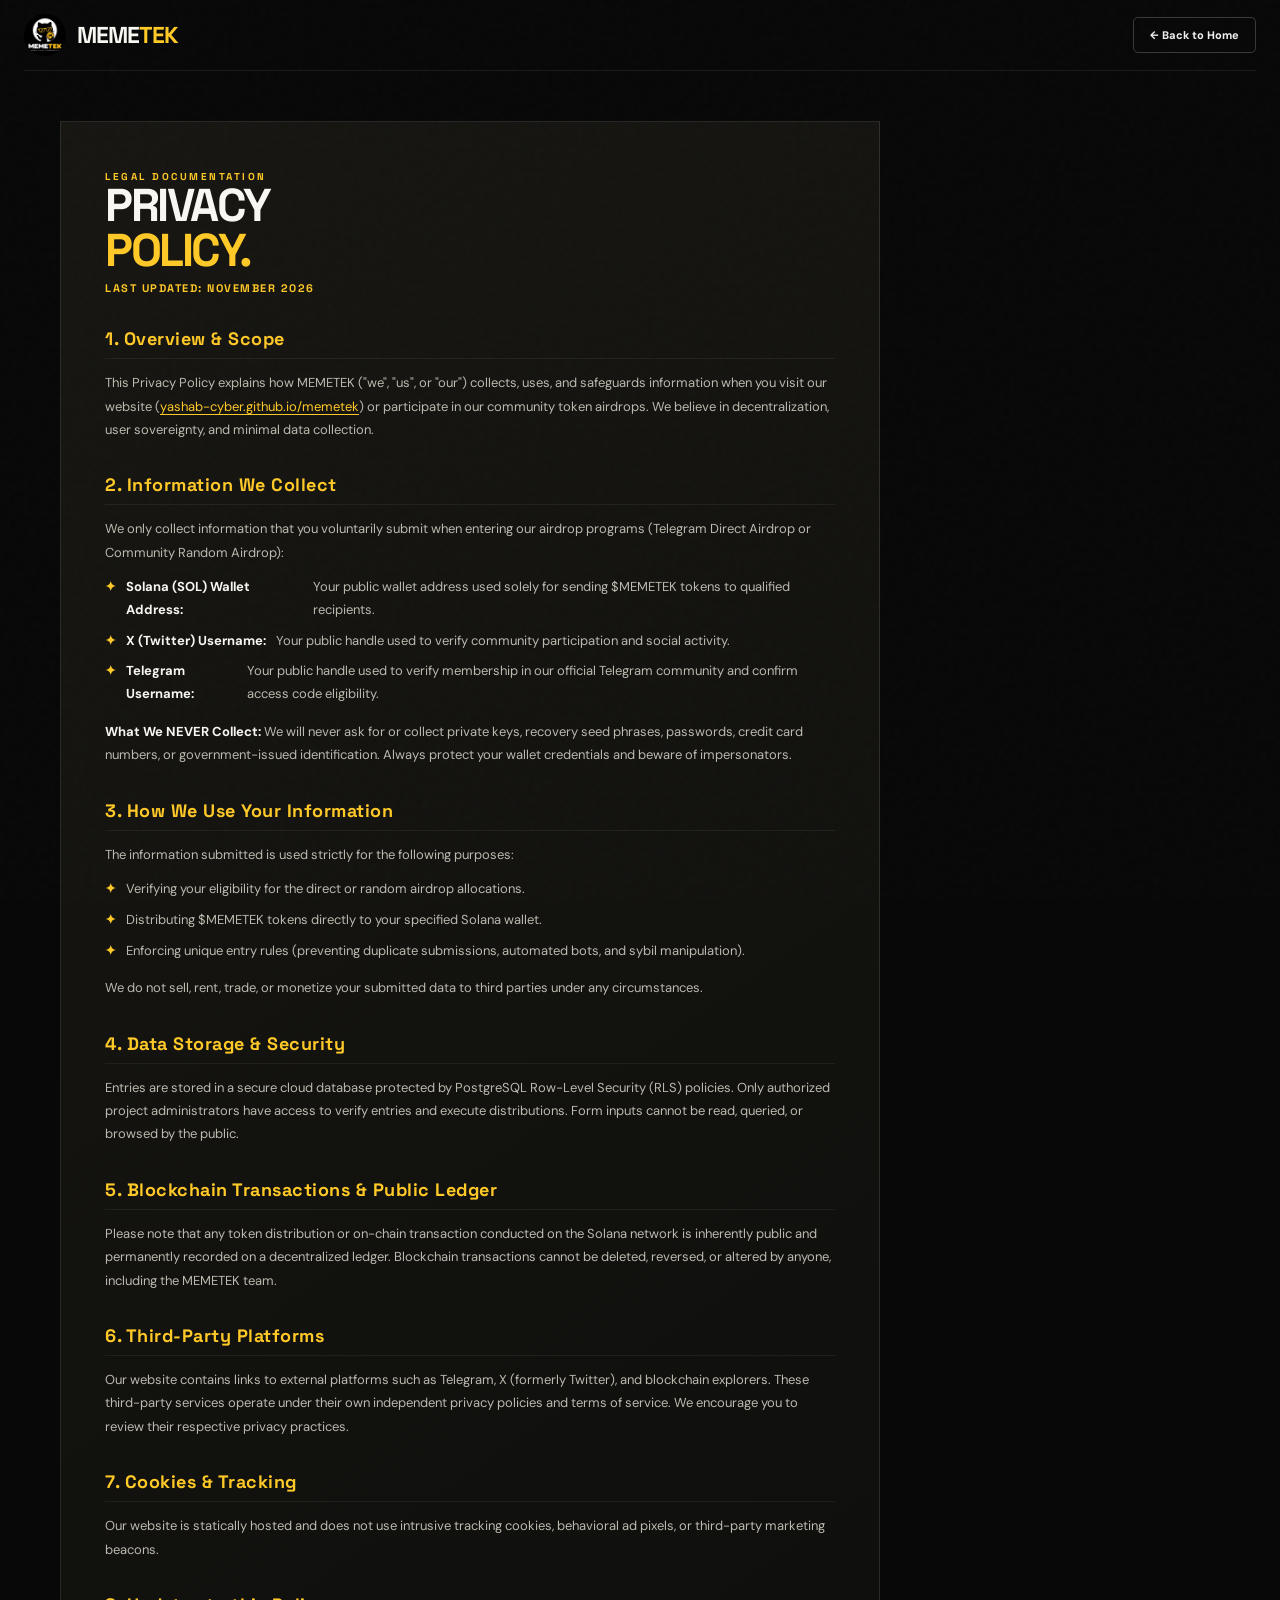
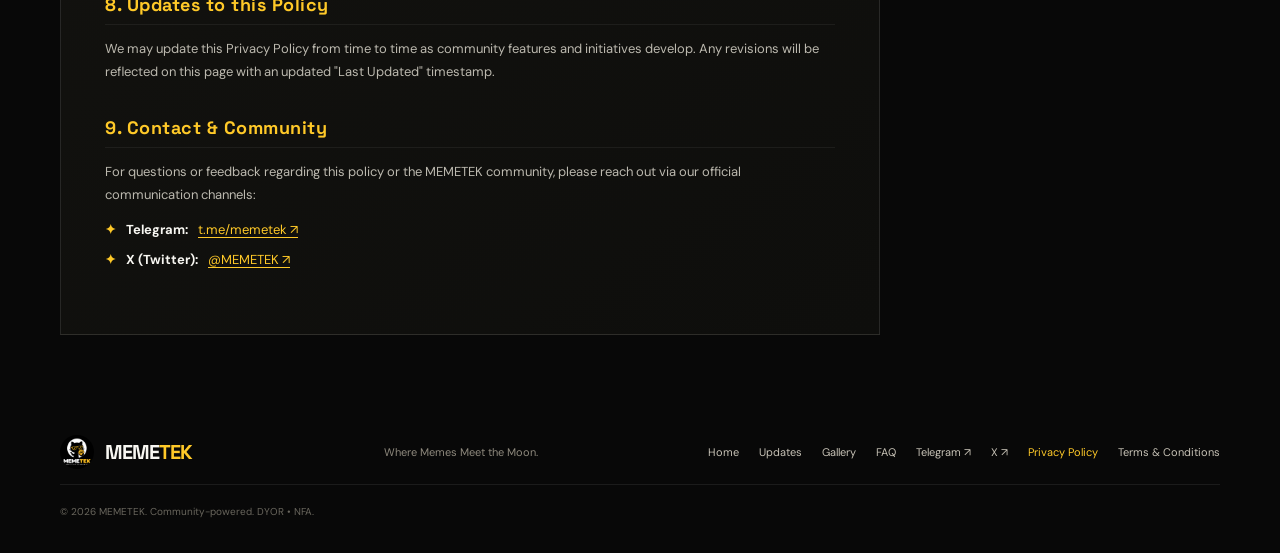
<file: privacy.html>
<!doctype html>
<html lang="en">
<head>
  <meta charset="utf-8">
  <meta name="viewport" content="width=device-width, initial-scale=1">
  <meta name="theme-color" content="#080808">
  <meta name="description" content="MEMETEK Privacy Policy — Learn how we handle and protect your information for the $MEMETEK airdrop and community.">
  <title>MEMETEK — Privacy Policy</title>
  <link rel="preconnect" href="https://fonts.googleapis.com">
  <link rel="preconnect" href="https://fonts.gstatic.com" crossorigin>
  <link href="https://fonts.googleapis.com/css2?family=DM+Sans:wght@400;500;600;700;800&family=Space+Grotesk:wght@400;500;600;700&display=swap" rel="stylesheet">
  <link rel="stylesheet" href="style.css">
</head>
<body>
  <div class="noise"></div>
  <header class="site-header">
    <a class="brand" href="index.html" aria-label="MEMETEK home">
      <img src="assets/memetek-logo.png" alt="MEMETEK cat logo">
      <span>MEME<span>TEK</span></span>
    </a>
    <a class="button button-ghost" href="index.html">← Back to Home</a>
  </header>

  <main>
    <section class="legal-page section-wrap">
      <div class="legal-container">
        <div class="section-kicker">LEGAL DOCUMENTATION</div>
        <h1>PRIVACY<br><em>POLICY.</em></h1>
        <span class="legal-meta">LAST UPDATED: NOVEMBER 2026</span>

        <div class="legal-section">
          <h2>1. Overview & Scope</h2>
          <p>This Privacy Policy explains how MEMETEK ("we", "us", or "our") collects, uses, and safeguards information when you visit our website (<a href="https://yashab-cyber.github.io/memetek/">yashab-cyber.github.io/memetek</a>) or participate in our community token airdrops. We believe in decentralization, user sovereignty, and minimal data collection.</p>
        </div>

        <div class="legal-section">
          <h2>2. Information We Collect</h2>
          <p>We only collect information that you voluntarily submit when entering our airdrop programs (Telegram Direct Airdrop or Community Random Airdrop):</p>
          <ul>
            <li><span>✦</span> <strong>Solana (SOL) Wallet Address:</strong> Your public wallet address used solely for sending $MEMETEK tokens to qualified recipients.</li>
            <li><span>✦</span> <strong>X (Twitter) Username:</strong> Your public handle used to verify community participation and social activity.</li>
            <li><span>✦</span> <strong>Telegram Username:</strong> Your public handle used to verify membership in our official Telegram community and confirm access code eligibility.</li>
          </ul>
          <p><strong>What We NEVER Collect:</strong> We will never ask for or collect private keys, recovery seed phrases, passwords, credit card numbers, or government-issued identification. Always protect your wallet credentials and beware of impersonators.</p>
        </div>

        <div class="legal-section">
          <h2>3. How We Use Your Information</h2>
          <p>The information submitted is used strictly for the following purposes:</p>
          <ul>
            <li><span>✦</span> Verifying your eligibility for the direct or random airdrop allocations.</li>
            <li><span>✦</span> Distributing $MEMETEK tokens directly to your specified Solana wallet.</li>
            <li><span>✦</span> Enforcing unique entry rules (preventing duplicate submissions, automated bots, and sybil manipulation).</li>
          </ul>
          <p>We do not sell, rent, trade, or monetize your submitted data to third parties under any circumstances.</p>
        </div>

        <div class="legal-section">
          <h2>4. Data Storage & Security</h2>
          <p>Entries are stored in a secure cloud database protected by PostgreSQL Row-Level Security (RLS) policies. Only authorized project administrators have access to verify entries and execute distributions. Form inputs cannot be read, queried, or browsed by the public.</p>
        </div>

        <div class="legal-section">
          <h2>5. Blockchain Transactions & Public Ledger</h2>
          <p>Please note that any token distribution or on-chain transaction conducted on the Solana network is inherently public and permanently recorded on a decentralized ledger. Blockchain transactions cannot be deleted, reversed, or altered by anyone, including the MEMETEK team.</p>
        </div>

        <div class="legal-section">
          <h2>6. Third-Party Platforms</h2>
          <p>Our website contains links to external platforms such as Telegram, X (formerly Twitter), and blockchain explorers. These third-party services operate under their own independent privacy policies and terms of service. We encourage you to review their respective privacy practices.</p>
        </div>

        <div class="legal-section">
          <h2>7. Cookies & Tracking</h2>
          <p>Our website is statically hosted and does not use intrusive tracking cookies, behavioral ad pixels, or third-party marketing beacons.</p>
        </div>

        <div class="legal-section">
          <h2>8. Updates to this Policy</h2>
          <p>We may update this Privacy Policy from time to time as community features and initiatives develop. Any revisions will be reflected on this page with an updated "Last Updated" timestamp.</p>
        </div>

        <div class="legal-section">
          <h2>9. Contact & Community</h2>
          <p>For questions or feedback regarding this policy or the MEMETEK community, please reach out via our official communication channels:</p>
          <ul>
            <li><span>✦</span> <strong>Telegram:</strong> <a href="https://t.me/+xaxYFid1vyxkZDk9" target="_blank" rel="noopener noreferrer">t.me/memetek ↗</a></li>
            <li><span>✦</span> <strong>X (Twitter):</strong> <a href="https://x.com/" target="_blank" rel="noopener noreferrer">@MEMETEK ↗</a></li>
          </ul>
        </div>
      </div>
    </section>
  </main>

  <footer class="footer section-wrap">
    <a class="brand footer-brand" href="index.html"><img src="assets/memetek-logo.png" alt=""><span>MEME<span>TEK</span></span></a>
    <p>Where Memes Meet the Moon.</p>
    <div class="footer-links">
      <a href="index.html">Home</a>
      <a href="updates.html">Updates</a>
      <a href="gallery.html">Gallery</a>
      <a href="faq.html">FAQ</a>
      <a href="https://t.me/+xaxYFid1vyxkZDk9" target="_blank" rel="noopener noreferrer">Telegram ↗</a>
      <a href="https://x.com/" target="_blank" rel="noopener noreferrer">X ↗</a>
      <a href="privacy.html" style="color:var(--yellow);">Privacy Policy</a>
      <a href="terms.html">Terms & Conditions</a>
    </div>
    <small>© <span class="year-text"></span> MEMETEK. Community-powered. DYOR • NFA.</small>
  </footer>
  <script src="script.js"></script>
</body>
</html>
</file>
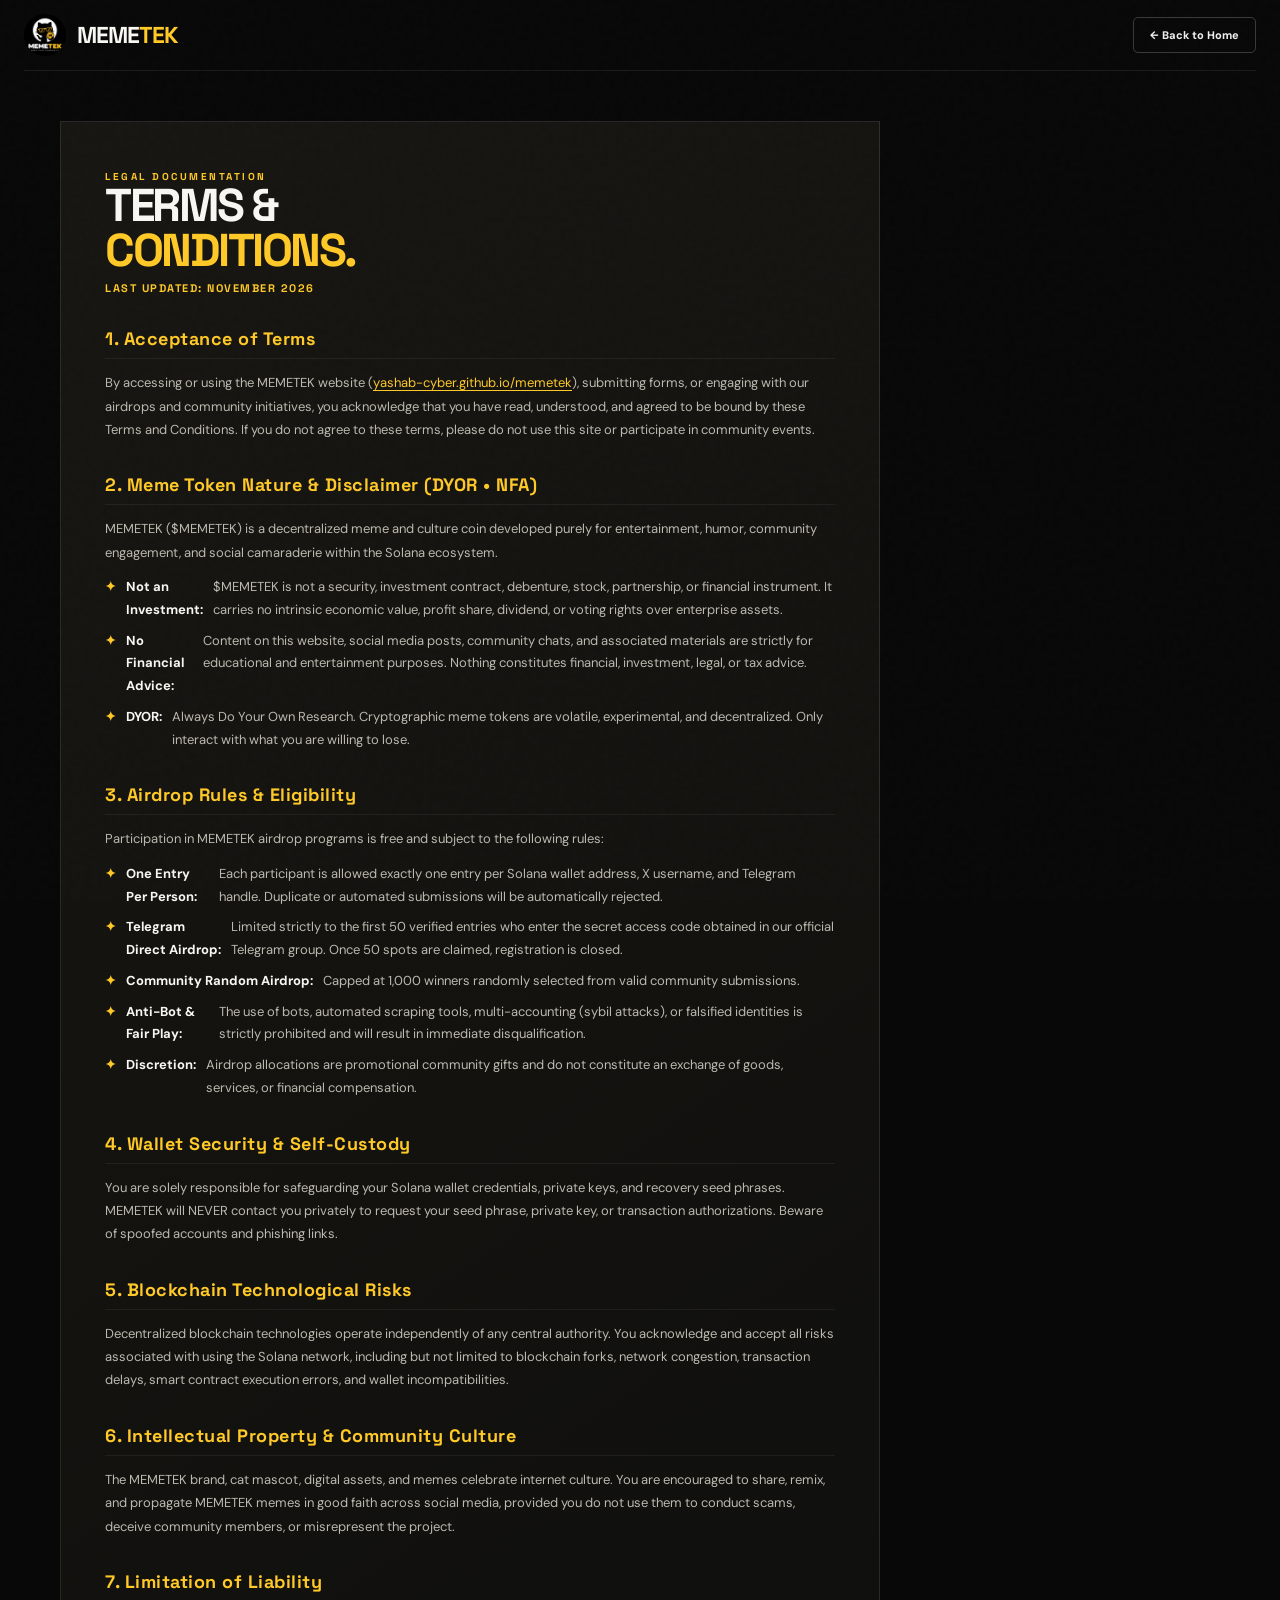
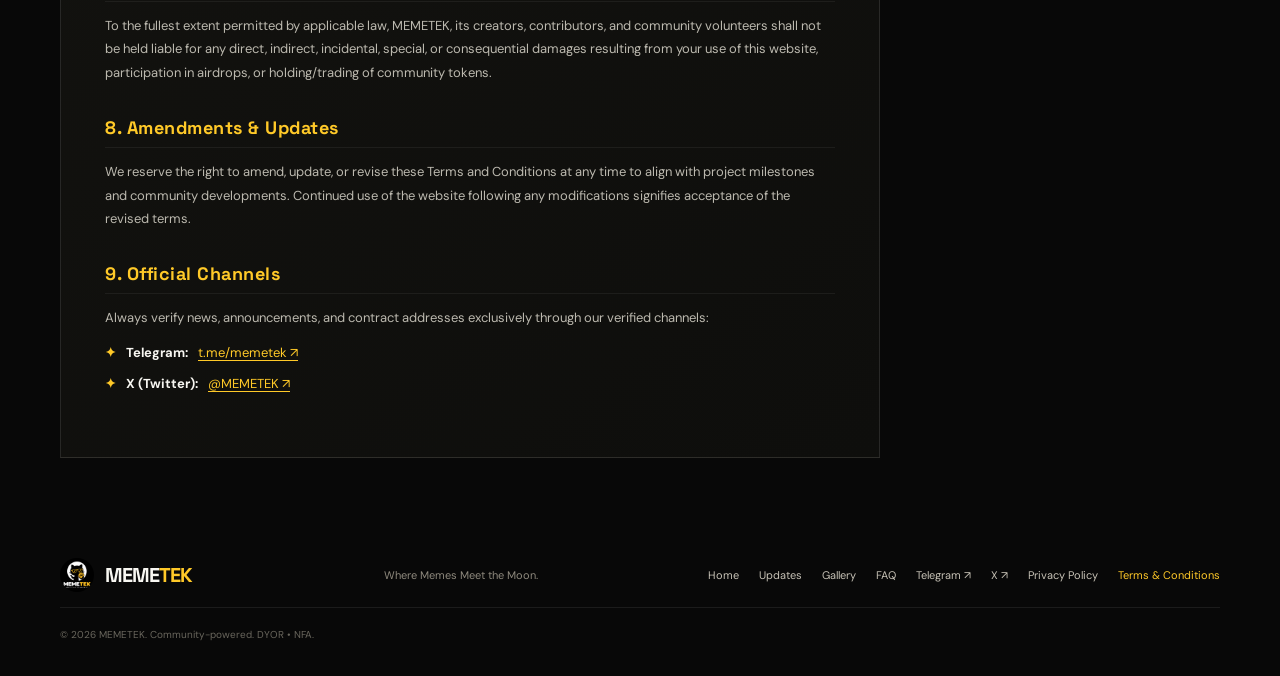
<file: terms.html>
<!doctype html>
<html lang="en">
<head>
  <meta charset="utf-8">
  <meta name="viewport" content="width=device-width, initial-scale=1">
  <meta name="theme-color" content="#080808">
  <meta name="description" content="MEMETEK Terms and Conditions — Rules, disclaimers, and guidelines for participating in the $MEMETEK community and airdrop.">
  <title>MEMETEK — Terms & Conditions</title>
  <link rel="preconnect" href="https://fonts.googleapis.com">
  <link rel="preconnect" href="https://fonts.gstatic.com" crossorigin>
  <link href="https://fonts.googleapis.com/css2?family=DM+Sans:wght@400;500;600;700;800&family=Space+Grotesk:wght@400;500;600;700&display=swap" rel="stylesheet">
  <link rel="stylesheet" href="style.css">
</head>
<body>
  <div class="noise"></div>
  <header class="site-header">
    <a class="brand" href="index.html" aria-label="MEMETEK home">
      <img src="assets/memetek-logo.png" alt="MEMETEK cat logo">
      <span>MEME<span>TEK</span></span>
    </a>
    <a class="button button-ghost" href="index.html">← Back to Home</a>
  </header>

  <main>
    <section class="legal-page section-wrap">
      <div class="legal-container">
        <div class="section-kicker">LEGAL DOCUMENTATION</div>
        <h1>TERMS &<br><em>CONDITIONS.</em></h1>
        <span class="legal-meta">LAST UPDATED: NOVEMBER 2026</span>

        <div class="legal-section">
          <h2>1. Acceptance of Terms</h2>
          <p>By accessing or using the MEMETEK website (<a href="https://yashab-cyber.github.io/memetek/">yashab-cyber.github.io/memetek</a>), submitting forms, or engaging with our airdrops and community initiatives, you acknowledge that you have read, understood, and agreed to be bound by these Terms and Conditions. If you do not agree to these terms, please do not use this site or participate in community events.</p>
        </div>

        <div class="legal-section">
          <h2>2. Meme Token Nature & Disclaimer (DYOR • NFA)</h2>
          <p>MEMETEK ($MEMETEK) is a decentralized meme and culture coin developed purely for entertainment, humor, community engagement, and social camaraderie within the Solana ecosystem.</p>
          <ul>
            <li><span>✦</span> <strong>Not an Investment:</strong> $MEMETEK is not a security, investment contract, debenture, stock, partnership, or financial instrument. It carries no intrinsic economic value, profit share, dividend, or voting rights over enterprise assets.</li>
            <li><span>✦</span> <strong>No Financial Advice:</strong> Content on this website, social media posts, community chats, and associated materials are strictly for educational and entertainment purposes. Nothing constitutes financial, investment, legal, or tax advice.</li>
            <li><span>✦</span> <strong>DYOR:</strong> Always Do Your Own Research. Cryptographic meme tokens are volatile, experimental, and decentralized. Only interact with what you are willing to lose.</li>
          </ul>
        </div>

        <div class="legal-section">
          <h2>3. Airdrop Rules & Eligibility</h2>
          <p>Participation in MEMETEK airdrop programs is free and subject to the following rules:</p>
          <ul>
            <li><span>✦</span> <strong>One Entry Per Person:</strong> Each participant is allowed exactly one entry per Solana wallet address, X username, and Telegram handle. Duplicate or automated submissions will be automatically rejected.</li>
            <li><span>✦</span> <strong>Telegram Direct Airdrop:</strong> Limited strictly to the first 50 verified entries who enter the secret access code obtained in our official Telegram group. Once 50 spots are claimed, registration is closed.</li>
            <li><span>✦</span> <strong>Community Random Airdrop:</strong> Capped at 1,000 winners randomly selected from valid community submissions.</li>
            <li><span>✦</span> <strong>Anti-Bot & Fair Play:</strong> The use of bots, automated scraping tools, multi-accounting (sybil attacks), or falsified identities is strictly prohibited and will result in immediate disqualification.</li>
            <li><span>✦</span> <strong>Discretion:</strong> Airdrop allocations are promotional community gifts and do not constitute an exchange of goods, services, or financial compensation.</li>
          </ul>
        </div>

        <div class="legal-section">
          <h2>4. Wallet Security & Self-Custody</h2>
          <p>You are solely responsible for safeguarding your Solana wallet credentials, private keys, and recovery seed phrases. MEMETEK will NEVER contact you privately to request your seed phrase, private key, or transaction authorizations. Beware of spoofed accounts and phishing links.</p>
        </div>

        <div class="legal-section">
          <h2>5. Blockchain Technological Risks</h2>
          <p>Decentralized blockchain technologies operate independently of any central authority. You acknowledge and accept all risks associated with using the Solana network, including but not limited to blockchain forks, network congestion, transaction delays, smart contract execution errors, and wallet incompatibilities.</p>
        </div>

        <div class="legal-section">
          <h2>6. Intellectual Property & Community Culture</h2>
          <p>The MEMETEK brand, cat mascot, digital assets, and memes celebrate internet culture. You are encouraged to share, remix, and propagate MEMETEK memes in good faith across social media, provided you do not use them to conduct scams, deceive community members, or misrepresent the project.</p>
        </div>

        <div class="legal-section">
          <h2>7. Limitation of Liability</h2>
          <p>To the fullest extent permitted by applicable law, MEMETEK, its creators, contributors, and community volunteers shall not be held liable for any direct, indirect, incidental, special, or consequential damages resulting from your use of this website, participation in airdrops, or holding/trading of community tokens.</p>
        </div>

        <div class="legal-section">
          <h2>8. Amendments & Updates</h2>
          <p>We reserve the right to amend, update, or revise these Terms and Conditions at any time to align with project milestones and community developments. Continued use of the website following any modifications signifies acceptance of the revised terms.</p>
        </div>

        <div class="legal-section">
          <h2>9. Official Channels</h2>
          <p>Always verify news, announcements, and contract addresses exclusively through our verified channels:</p>
          <ul>
            <li><span>✦</span> <strong>Telegram:</strong> <a href="https://t.me/+xaxYFid1vyxkZDk9" target="_blank" rel="noopener noreferrer">t.me/memetek ↗</a></li>
            <li><span>✦</span> <strong>X (Twitter):</strong> <a href="https://x.com/" target="_blank" rel="noopener noreferrer">@MEMETEK ↗</a></li>
          </ul>
        </div>
      </div>
    </section>
  </main>

  <footer class="footer section-wrap">
    <a class="brand footer-brand" href="index.html"><img src="assets/memetek-logo.png" alt=""><span>MEME<span>TEK</span></span></a>
    <p>Where Memes Meet the Moon.</p>
    <div class="footer-links">
      <a href="index.html">Home</a>
      <a href="updates.html">Updates</a>
      <a href="gallery.html">Gallery</a>
      <a href="faq.html">FAQ</a>
      <a href="https://t.me/+xaxYFid1vyxkZDk9" target="_blank" rel="noopener noreferrer">Telegram ↗</a>
      <a href="https://x.com/" target="_blank" rel="noopener noreferrer">X ↗</a>
      <a href="privacy.html">Privacy Policy</a>
      <a href="terms.html" style="color:var(--yellow);">Terms & Conditions</a>
    </div>
    <small>© <span class="year-text"></span> MEMETEK. Community-powered. DYOR • NFA.</small>
  </footer>
  <script src="script.js"></script>
</body>
</html>
</file>
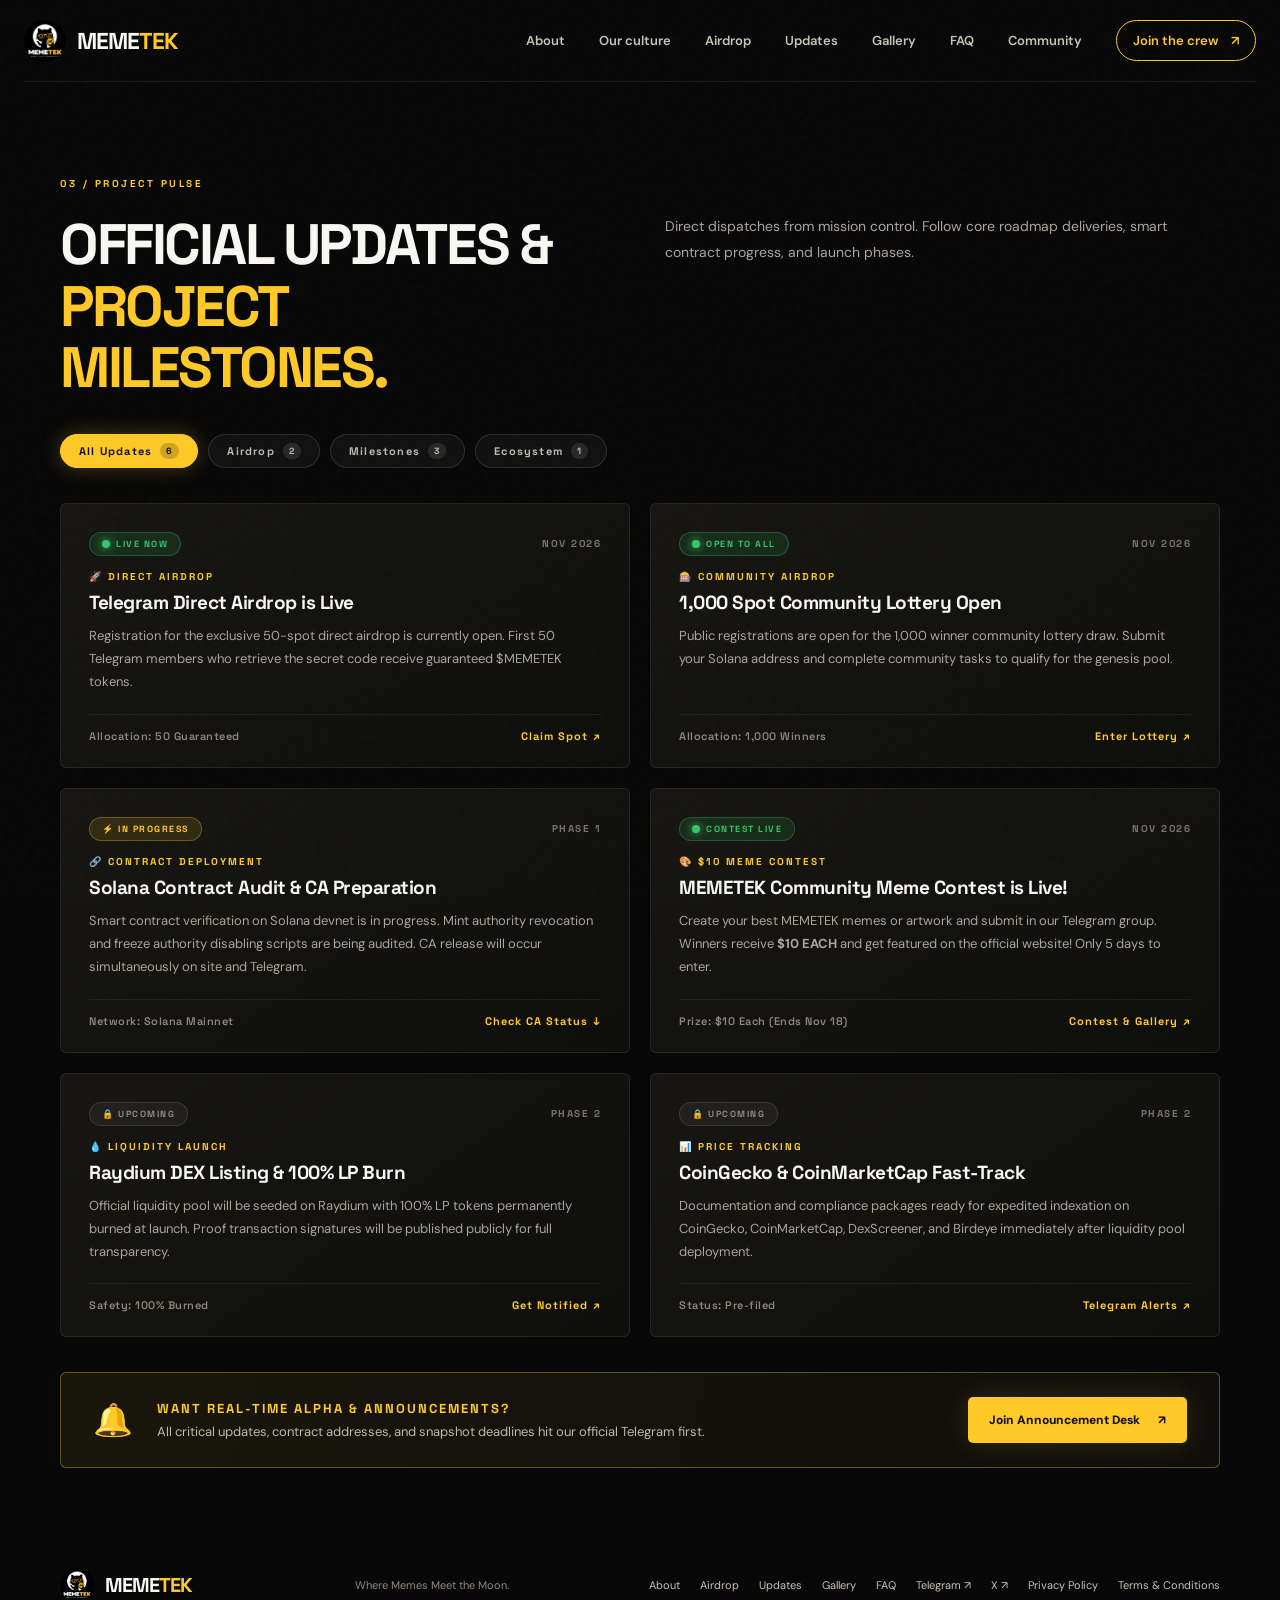
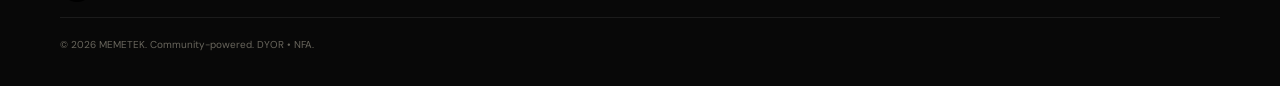
<file: updates.html>
<!doctype html>
<html lang="en">
<head>
  <meta charset="utf-8">
  <meta name="viewport" content="width=device-width, initial-scale=1">
  <meta name="theme-color" content="#080808">
  <meta name="description" content="MEMETEK Official Updates & Project Milestones — Direct dispatches from mission control.">
  <title>MEMETEK — Official Updates & Milestones</title>
  <link rel="preconnect" href="https://fonts.googleapis.com">
  <link rel="preconnect" href="https://fonts.gstatic.com" crossorigin>
  <link href="https://fonts.googleapis.com/css2?family=DM+Sans:wght@400;500;600;700;800&family=Space+Grotesk:wght@400;500;600;700&display=swap" rel="stylesheet">
  <link rel="stylesheet" href="style.css">
</head>
<body>
  <div class="noise"></div>
  <header class="site-header">
    <a class="brand" href="index.html" aria-label="MEMETEK home">
      <img src="assets/memetek-logo.png" alt="MEMETEK cat logo">
      <span>MEME<span>TEK</span></span>
    </a>
    <button class="menu-toggle" id="menuToggle" aria-label="Open navigation" aria-expanded="false">☰</button>
    <nav id="mainNav">
      <a href="index.html#about">About</a>
      <a href="index.html#culture">Our culture</a>
      <a href="index.html#airdrop">Airdrop</a>
      <a href="updates.html" class="active">Updates</a>
      <a href="gallery.html">Gallery</a>
      <a href="faq.html">FAQ</a>
      <a href="index.html#community">Community</a>
      <a class="nav-cta" href="index.html#community">Join the crew <span>↗</span></a>
    </nav>
  </header>

  <main>
    <!-- 03 / Announcements & Milestones -->
    <section class="announcements section-wrap" id="announcements">
      <div class="section-kicker">03 / PROJECT PULSE</div>
      <div class="announcements-header">
        <div>
          <h2>OFFICIAL UPDATES &amp;<br><em>PROJECT MILESTONES.</em></h2>
        </div>
        <p class="announcements-lead">Direct dispatches from mission control. Follow core roadmap deliveries, smart contract progress, and launch phases.</p>
      </div>

      <!-- Filter Controls -->
      <div class="filter-bar announcements-filter-bar">
        <button class="filter-btn active" data-filter="all">All Updates <span class="filter-count">6</span></button>
        <button class="filter-btn" data-filter="airdrop">Airdrop <span class="filter-count">2</span></button>
        <button class="filter-btn" data-filter="milestone">Milestones <span class="filter-count">3</span></button>
        <button class="filter-btn" data-filter="ecosystem">Ecosystem <span class="filter-count">1</span></button>
      </div>

      <!-- Announcements Grid -->
      <div class="announcements-grid" id="announcementsGrid">
        <!-- Item 1 -->
        <article class="announcement-card" data-category="airdrop">
          <div class="announcement-top">
            <span class="announcement-badge badge-live"><span class="pulse-dot"></span> LIVE NOW</span>
            <span class="announcement-date">NOV 2026</span>
          </div>
          <div class="announcement-cat-tag">🚀 DIRECT AIRDROP</div>
          <h3>Telegram Direct Airdrop is Live</h3>
          <p>Registration for the exclusive 50-spot direct airdrop is currently open. First 50 Telegram members who retrieve the secret code receive guaranteed $MEMETEK tokens.</p>
          <div class="announcement-footer">
            <span class="announcement-status">Allocation: 50 Guaranteed</span>
            <a href="airdrop-telegram.html" class="announcement-link">Claim Spot <span>↗</span></a>
          </div>
        </article>

        <!-- Item 2 -->
        <article class="announcement-card" data-category="airdrop">
          <div class="announcement-top">
            <span class="announcement-badge badge-live"><span class="pulse-dot"></span> OPEN TO ALL</span>
            <span class="announcement-date">NOV 2026</span>
          </div>
          <div class="announcement-cat-tag">🎰 COMMUNITY AIRDROP</div>
          <h3>1,000 Spot Community Lottery Open</h3>
          <p>Public registrations are open for the 1,000 winner community lottery draw. Submit your Solana address and complete community tasks to qualify for the genesis pool.</p>
          <div class="announcement-footer">
            <span class="announcement-status">Allocation: 1,000 Winners</span>
            <a href="airdrop-random.html" class="announcement-link">Enter Lottery <span>↗</span></a>
          </div>
        </article>

        <!-- Item 3 -->
        <article class="announcement-card" data-category="milestone">
          <div class="announcement-top">
            <span class="announcement-badge badge-progress">⚡ IN PROGRESS</span>
            <span class="announcement-date">PHASE 1</span>
          </div>
          <div class="announcement-cat-tag">🔗 CONTRACT DEPLOYMENT</div>
          <h3>Solana Contract Audit &amp; CA Preparation</h3>
          <p>Smart contract verification on Solana devnet is in progress. Mint authority revocation and freeze authority disabling scripts are being audited. CA release will occur simultaneously on site and Telegram.</p>
          <div class="announcement-footer">
            <span class="announcement-status">Network: Solana Mainnet</span>
            <a href="index.html#ca" class="announcement-link">Check CA Status <span>↓</span></a>
          </div>
        </article>

        <!-- Item 4 -->
        <article class="announcement-card" data-category="ecosystem">
          <div class="announcement-top">
            <span class="announcement-badge badge-live"><span class="pulse-dot"></span> CONTEST LIVE</span>
            <span class="announcement-date">NOV 2026</span>
          </div>
          <div class="announcement-cat-tag">🎨 $10 MEME CONTEST</div>
          <h3>MEMETEK Community Meme Contest is Live!</h3>
          <p>Create your best MEMETEK memes or artwork and submit in our Telegram group. Winners receive <strong>$10 EACH</strong> and get featured on the official website! Only 5 days to enter.</p>
          <div class="announcement-footer">
            <span class="announcement-status">Prize: $10 Each (Ends Nov 18)</span>
            <a href="gallery.html" class="announcement-link">Contest &amp; Gallery <span>↗</span></a>
          </div>
        </article>

        <!-- Item 5 -->
        <article class="announcement-card" data-category="milestone">
          <div class="announcement-top">
            <span class="announcement-badge badge-upcoming">🔒 UPCOMING</span>
            <span class="announcement-date">PHASE 2</span>
          </div>
          <div class="announcement-cat-tag">💧 LIQUIDITY LAUNCH</div>
          <h3>Raydium DEX Listing &amp; 100% LP Burn</h3>
          <p>Official liquidity pool will be seeded on Raydium with 100% LP tokens permanently burned at launch. Proof transaction signatures will be published publicly for full transparency.</p>
          <div class="announcement-footer">
            <span class="announcement-status">Safety: 100% Burned</span>
            <a href="https://t.me/+xaxYFid1vyxkZDk9" target="_blank" rel="noopener noreferrer" class="announcement-link">Get Notified <span>↗</span></a>
          </div>
        </article>

        <!-- Item 6 -->
        <article class="announcement-card" data-category="milestone">
          <div class="announcement-top">
            <span class="announcement-badge badge-upcoming">🔒 UPCOMING</span>
            <span class="announcement-date">PHASE 2</span>
          </div>
          <div class="announcement-cat-tag">📊 PRICE TRACKING</div>
          <h3>CoinGecko &amp; CoinMarketCap Fast-Track</h3>
          <p>Documentation and compliance packages ready for expedited indexation on CoinGecko, CoinMarketCap, DexScreener, and Birdeye immediately after liquidity pool deployment.</p>
          <div class="announcement-footer">
            <span class="announcement-status">Status: Pre-filed</span>
            <a href="https://t.me/+xaxYFid1vyxkZDk9" target="_blank" rel="noopener noreferrer" class="announcement-link">Telegram Alerts <span>↗</span></a>
          </div>
        </article>
      </div>

      <!-- Telegram Dispatch Callout -->
      <div class="announcements-banner">
        <div class="banner-icon">🔔</div>
        <div class="banner-content">
          <h4>WANT REAL-TIME ALPHA &amp; ANNOUNCEMENTS?</h4>
          <p>All critical updates, contract addresses, and snapshot deadlines hit our official Telegram first.</p>
        </div>
        <a class="button button-primary banner-btn" href="https://t.me/+xaxYFid1vyxkZDk9" target="_blank" rel="noopener noreferrer">Join Announcement Desk <span>↗</span></a>
      </div>
    </section>
  </main>

  <footer class="footer section-wrap">
    <a class="brand footer-brand" href="index.html"><img src="assets/memetek-logo.png" alt=""><span>MEME<span>TEK</span></span></a>
    <p>Where Memes Meet the Moon.</p>
    <div class="footer-links">
      <a href="index.html#about">About</a>
      <a href="index.html#airdrop">Airdrop</a>
      <a href="updates.html">Updates</a>
      <a href="gallery.html">Gallery</a>
      <a href="faq.html">FAQ</a>
      <a href="https://t.me/+xaxYFid1vyxkZDk9" target="_blank" rel="noopener noreferrer">Telegram ↗</a>
      <a href="https://x.com/" target="_blank" rel="noopener noreferrer">X ↗</a>
      <a href="privacy.html">Privacy Policy</a>
      <a href="terms.html">Terms & Conditions</a>
    </div>
    <small>© <span id="year"></span> MEMETEK. Community-powered. DYOR • NFA.</small>
  </footer>
  <script src="script.js"></script>
</body>
</html>
</file>
<file: style.css>
:root{
  --bg:#080808;--panel:#11110f;--panel2:#171611;--yellow:#ffc928;--yellow2:#ffe17a;
  --white:#f8f7f2;--muted:#aaa79d;--line:rgba(255,201,40,.25);--font:'DM Sans',sans-serif;--display:'Space Grotesk',sans-serif
}
*{box-sizing:border-box}html{scroll-behavior:smooth;scroll-padding-top:90px}body{margin:0;background:var(--bg);color:var(--white);font-family:var(--font);overflow-x:hidden}
body:before{content:"";position:fixed;inset:0;pointer-events:none;opacity:.22;background-image:radial-gradient(#fff 0.55px,transparent .55px);background-size:34px 34px;z-index:-1}
.noise{position:fixed;inset:0;pointer-events:none;opacity:.035;z-index:5;background-image:url("data:image/svg+xml,%3Csvg viewBox='0 0 180 180' xmlns='http://www.w3.org/2000/svg'%3E%3Cfilter id='n'%3E%3CfeTurbulence type='fractalNoise' baseFrequency='.8' numOctaves='3' stitchTiles='stitch'/%3E%3C/filter%3E%3Crect width='100%25' height='100%25' filter='url(%23n)' opacity='.5'/%3E%3C/svg%3E")}
a{color:inherit;text-decoration:none}.section-wrap{width:min(1160px,calc(100% - 48px));margin-inline:auto}
.site-header{height:82px;display:flex;align-items:center;justify-content:space-between;width:min(1280px,calc(100% - 48px));margin:auto;border-bottom:1px solid rgba(255,255,255,.08);position:relative;z-index:10}
.brand{display:flex;align-items:center;gap:11px;font:700 23px var(--display);letter-spacing:-1px}.brand img{width:42px;height:42px;object-fit:contain;border-radius:50%}.brand>span>span{color:var(--yellow)}
nav{display:flex;align-items:center;gap:34px;color:#c6c3b9;font-size:13px;font-weight:600}nav a{transition:color .2s}nav a:hover,.footer-links a:hover{color:var(--yellow)}.nav-cta{border:1px solid var(--yellow);padding:11px 16px;border-radius:99px;color:var(--yellow)}.nav-cta span{margin-left:9px}.menu-toggle{display:none;background:none;color:var(--yellow);border:0;font-size:26px}
.hero{min-height:660px;display:grid;grid-template-columns:1.05fr .95fr;align-items:center;position:relative;padding-top:45px;padding-bottom:75px}
.eyebrow,.section-kicker{font:700 10px var(--display);letter-spacing:2.5px;color:var(--yellow)}.eyebrow{display:flex;align-items:center;gap:10px;margin-bottom:23px}.pulse{width:7px;height:7px;border-radius:50%;background:var(--yellow);box-shadow:0 0 15px var(--yellow)}
h1,h2,h3,p{margin-top:0}h1,h2{font-family:var(--display);letter-spacing:-2.5px}h1{font-size:clamp(48px,6vw,79px);line-height:.98;margin-bottom:25px}h1 em,h2 em{font-style:normal;color:var(--yellow)}.hero-lead{max-width:490px;color:#bcb9af;font-size:16px;line-height:1.8;margin-bottom:29px}
.hero-actions{display:flex;gap:12px;flex-wrap:wrap}.button{display:inline-flex;align-items:center;justify-content:center;gap:18px;padding:15px 21px;border-radius:5px;font-size:12px;font-weight:800;transition:transform .2s,box-shadow .2s}.button:hover{transform:translateY(-3px)}.button-primary{background:var(--yellow);color:#111;box-shadow:0 0 28px rgba(255,201,40,.15)}.button-primary:hover{box-shadow:0 0 34px rgba(255,201,40,.35)}.button-ghost{border:1px solid rgba(255,255,255,.2);color:#eee}.hero-note{margin-top:36px;color:#858177;font-size:11px;letter-spacing:1px}.hero-note span{font-size:19px;vertical-align:middle;margin-right:7px}
.hero-art{height:490px;position:relative;display:grid;place-items:center}.moon{width:340px;height:340px;border-radius:50%;background:radial-gradient(circle at 35% 30%,#fff0b0 0,#ffd75b 22%,#c88912 56%,#4e3107 78%,#0b0905 100%);box-shadow:0 0 45px rgba(255,201,40,.35),0 0 130px rgba(255,201,40,.13);position:absolute}.moon:after{content:"";position:absolute;inset:0;border-radius:50%;background:radial-gradient(circle at 25% 55%,rgba(111,68,0,.25) 0 4%,transparent 4.5%),radial-gradient(circle at 66% 28%,rgba(111,68,0,.2) 0 7%,transparent 7.5%),radial-gradient(circle at 70% 70%,rgba(111,68,0,.22) 0 5%,transparent 5.5%)}
.mascot{position:relative;z-index:2;width:min(370px,82%);height:370px;object-fit:contain;filter:drop-shadow(0 18px 24px rgba(0,0,0,.75));mix-blend-mode:normal;border-radius:50%;border:9px solid rgba(255,201,40,.85);background:#050505}
.orbit{position:absolute;border:1px solid rgba(255,201,40,.28);border-radius:50%;transform:rotate(-25deg)}.orbit-one{width:470px;height:170px}.orbit-two{width:520px;height:235px;transform:rotate(35deg)}.coin{position:absolute;z-index:3;right:5%;bottom:13%;width:86px;height:86px;border-radius:50%;background:linear-gradient(145deg,#ffe98a,#d89408);border:5px solid #ffdb4d;box-shadow:0 0 30px #ffbd2e;display:grid;place-items:center;color:#111;font:700 42px var(--display)}.art-label{position:absolute;z-index:4;border:1px solid var(--yellow);background:#111;padding:9px 13px;font:700 9px var(--display);letter-spacing:1.6px}.label-top{top:12%;right:0}.label-bottom{bottom:8%;left:2%}.label-bottom b{color:var(--yellow)}.spark{position:absolute;color:var(--yellow);text-shadow:0 0 15px var(--yellow)}.spark-a{top:10%;left:17%;font-size:26px}.spark-b{top:28%;right:5%;font-size:35px}.spark-c{bottom:17%;right:13%;font-size:22px}.scroll-cue{position:absolute;bottom:22px;left:0;font:700 9px var(--display);letter-spacing:2px;color:#79756b}.scroll-cue span{color:var(--yellow);font-size:17px;margin-left:8px}
.ticker{overflow:hidden;border-block:1px solid var(--line);background:#0d0c09;padding:15px 0;white-space:nowrap}.ticker-track{display:flex;width:max-content;animation:marquee 27s linear infinite}.ticker-track span{font:700 11px var(--display);letter-spacing:3px;color:#d6d2c6;padding-right:40px}.ticker-track b{color:var(--yellow);padding:0 17px}@keyframes marquee{to{transform:translateX(-50%)}}
.about{padding-top:115px;padding-bottom:120px}.about-grid{display:grid;grid-template-columns:1fr 1fr;gap:70px;margin-top:28px;align-items:start}h2{font-size:clamp(36px,4.5vw,57px);line-height:1.08;margin-bottom:0}.about-text{color:#aaa69c;line-height:1.85;font-size:14px}.about-text p:last-child{margin-bottom:0}
.principles{display:grid;grid-template-columns:repeat(3,1fr);gap:14px;margin-top:62px}.principle-card{min-height:205px;background:linear-gradient(145deg,#171612,#0e0e0c);border:1px solid rgba(255,255,255,.08);padding:26px;position:relative;overflow:hidden;transition:border-color .2s,transform .2s}.principle-card:hover{border-color:var(--yellow);transform:translateY(-5px)}.card-icon{font-size:27px;margin-bottom:20px}.principle-card h3{font:700 18px var(--display);margin-bottom:9px}.principle-card p{font-size:12px;line-height:1.7;color:#9d998e;max-width:230px}.principle-card>span{position:absolute;right:19px;bottom:14px;color:#514a35;font:700 23px var(--display)}
.culture{display:grid;grid-template-columns:1fr 1fr;gap:85px;align-items:center;padding:15px 0 125px}.culture-visual{height:430px;background:radial-gradient(circle at 50% 45%,#5e410c 0,#211807 35%,#0d0c09 72%);border:1px solid rgba(255,201,40,.22);position:relative;overflow:hidden;display:grid;place-items:center}.culture-visual:before,.culture-visual:after{content:"";position:absolute;width:320px;height:320px;border:1px solid rgba(255,201,40,.22);border-radius:50%}.culture-visual:after{width:390px;height:390px}.big-m{font:700 260px var(--display);color:rgba(255,201,40,.12);text-shadow:0 0 65px rgba(255,201,40,.3);z-index:1}.visual-caption{position:absolute;left:28px;bottom:28px;font:500 11px var(--display);letter-spacing:2px;line-height:1.6}.visual-caption strong{color:var(--yellow)}.floating-tag{position:absolute;right:25px;top:25px;padding:12px 16px;background:var(--yellow);color:#111;font:700 10px var(--display);line-height:1.5;transform:rotate(7deg)}.floating-tag span{font-size:20px}
.culture-copy h2{margin:24px 0}.culture-copy>p{color:#aaa69c;font-size:14px;line-height:1.85}.check-list{list-style:none;padding:0;margin:27px 0 28px}.check-list li{padding:10px 0;border-bottom:1px solid rgba(255,255,255,.08);font-size:12px;color:#d4d0c5}.check-list span{color:var(--yellow);margin-right:12px}.text-link{font-size:12px;font-weight:800;color:var(--yellow)}.text-link span{margin-left:12px}
.community{padding-bottom:110px}.community-panel{position:relative;overflow:hidden;background:linear-gradient(110deg,#17140b,#0e0d0a 70%);border:1px solid rgba(255,201,40,.4);padding:48px 55px 24px}.community-glow{position:absolute;width:440px;height:440px;right:-90px;top:-230px;background:#e8a900;filter:blur(150px);opacity:.15}.community-content{display:grid;grid-template-columns:1fr auto;align-items:center;gap:30px;padding:35px 0 48px;position:relative}.community-content h2{font-size:clamp(39px,5vw,62px);margin-bottom:18px}.community-content p{color:#aaa69c;font-size:14px;line-height:1.7;max-width:440px;margin-bottom:24px}.community-stamp{width:190px;height:190px;border:1px solid var(--yellow);border-radius:50%;display:flex;flex-direction:column;align-items:center;justify-content:center;gap:8px;text-align:center;transform:rotate(9deg);color:var(--yellow);font:700 10px var(--display);letter-spacing:1.5px}.community-stamp img{width:70px;height:70px;object-fit:contain;border-radius:50%}.community-stamp b{font-size:8px;color:#fff}.community-bottom{border-top:1px solid rgba(255,255,255,.12);padding-top:18px;display:flex;justify-content:space-between;font:700 9px var(--display);letter-spacing:2px;color:#8e897d}.community-bottom span:last-child{color:var(--yellow)}
.footer{padding:0 0 35px;display:grid;grid-template-columns:1fr 1fr auto;gap:15px;align-items:center}.footer-brand{font-size:20px}.footer-brand img{width:34px;height:34px}.footer>p{margin:0;color:#8e897d;font-size:11px}.footer-links{display:flex;gap:20px;font-size:11px;color:#c7c2b6;flex-wrap:wrap;justify-content:flex-end}.footer small{grid-column:1/-1;border-top:1px solid rgba(255,255,255,.08);padding-top:20px;color:#69665d;font-size:10px}
@media(max-width:850px){.hero{grid-template-columns:1fr;padding-top:75px;gap:10px}.hero-art{height:430px}.hero-copy{z-index:2}.about-grid,.culture{grid-template-columns:1fr;gap:35px}.culture{padding-bottom:90px}.culture-visual{order:2}.community-panel{padding:35px 28px 22px}.principles{gap:10px}.principle-card{padding:19px}.footer{grid-template-columns:1fr;gap:12px;text-align:center}.footer>p{grid-column:1/-1}.footer-links{justify-content:center;gap:14px 20px}}
@media(max-width:600px){.section-wrap{width:calc(100% - 34px)}.site-header{width:calc(100% - 34px);height:70px}.brand{font-size:20px}.brand img{width:36px;height:36px}.menu-toggle{display:block}nav{display:none;position:absolute;top:69px;left:-17px;right:-17px;background:#111;padding:22px 25px 25px;flex-direction:column;align-items:stretch;gap:20px;border-bottom:1px solid var(--line)}nav.open{display:flex}.nav-cta{text-align:center}.hero{padding-top:62px;min-height:0;padding-bottom:75px}h1{font-size:clamp(45px,13vw,66px)}.hero-lead{font-size:14px}.hero-actions{align-items:stretch;flex-direction:column;max-width:300px}.button{width:100%}.hero-art{height:350px;margin-top:5px}.moon{width:245px;height:245px}.mascot{width:275px;height:275px}.orbit-one{width:330px;height:120px}.orbit-two{width:350px;height:160px}.coin{width:66px;height:66px;font-size:32px;right:3%;bottom:10%}.art-label{font-size:7px;padding:7px 9px}.label-top{top:4%}.label-bottom{bottom:2%}.scroll-cue{bottom:15px}.about{padding-top:80px;padding-bottom:80px}.about-grid{gap:22px}.about-text{font-size:13px}.principles{grid-template-columns:1fr;margin-top:35px}.principle-card{min-height:155px}.card-icon{margin-bottom:12px}.culture{gap:30px;padding-bottom:80px}.culture-visual{height:320px}.big-m{font-size:210px}.community{padding-bottom:75px}.community-panel{padding:28px 20px 20px}.community-content{grid-template-columns:1fr;padding:28px 0 35px}.community-content h2{font-size:43px}.community-stamp{width:125px;height:125px;position:absolute;right:0;bottom:18px;opacity:.75}.community-stamp img{width:44px;height:44px}.community-stamp span{font-size:7px}.community-content>div:first-child{position:relative;z-index:1}.community-content p{max-width:270px}.community-content .button{width:auto;font-size:10px;padding:14px}.community-bottom{font-size:7px;letter-spacing:1px}.footer{grid-template-columns:1fr;gap:12px;text-align:center}.footer>p{grid-column:1/-1}.footer-links{justify-content:center;gap:14px}.footer small{grid-row:auto}}

.reveal{opacity:0;transform:translateY(18px);transition:opacity .65s ease,transform .65s ease}
.reveal.visible{opacity:1;transform:translateY(0)}

/* ── CA COMING SOON BANNER ── */
.ca-banner{padding:0 24px;margin-bottom:0}
.ca-banner-inner{max-width:1160px;margin:24px auto;display:flex;align-items:center;gap:18px;padding:18px 28px;background:linear-gradient(110deg,#1a1608,#13120c);border:1px solid var(--yellow);border-radius:6px;position:relative;overflow:hidden;animation:ca-pulse 3s ease-in-out infinite}
.ca-banner-inner::before{content:"";position:absolute;inset:0;background:linear-gradient(90deg,transparent,rgba(255,201,40,.06),transparent);animation:ca-shine 4s ease-in-out infinite}
@keyframes ca-pulse{0%,100%{box-shadow:0 0 15px rgba(255,201,40,.15)}50%{box-shadow:0 0 35px rgba(255,201,40,.3)}}
@keyframes ca-shine{0%{transform:translateX(-100%)}100%{transform:translateX(100%)}}
.ca-icon{font-size:28px;flex-shrink:0}
.ca-text h3{font:700 12px var(--display);letter-spacing:2.5px;color:var(--yellow);margin:0 0 4px}
.ca-text p{font-size:12px;color:#bcb9af;margin:0;letter-spacing:.5px}
.ca-badge{flex-shrink:0;margin-left:auto;background:var(--yellow);color:#111;font:800 10px var(--display);letter-spacing:2px;padding:7px 16px;border-radius:99px;animation:badge-blink 2s ease-in-out infinite}
@keyframes badge-blink{0%,100%{opacity:1}50%{opacity:.6}}

/* ── AIRDROP SECTION ── */
.airdrop{padding:90px 0 100px}
.airdrop-header{margin-top:20px;margin-bottom:55px}
.airdrop-header h2{margin-bottom:16px}
.airdrop-sub{color:#aaa69c;font-size:15px;line-height:1.75;max-width:520px}
.airdrop-grid{display:grid;grid-template-columns:1fr 1fr;gap:20px}
.airdrop-card{background:linear-gradient(145deg,#171612,#0e0e0c);border:1px solid rgba(255,255,255,.1);padding:36px 32px;position:relative;overflow:hidden;transition:border-color .3s,transform .3s}
.airdrop-card:hover{border-color:var(--yellow);transform:translateY(-5px)}
.airdrop-card-badge{position:absolute;top:0;right:0;background:var(--yellow);color:#111;font:800 9px var(--display);letter-spacing:2px;padding:8px 16px}
.airdrop-card-icon{font-size:40px;margin-bottom:18px}
.airdrop-card h3{font:700 22px var(--display);margin-bottom:10px;letter-spacing:-.5px}
.airdrop-card>p{color:#aaa69c;font-size:13px;line-height:1.75;margin-bottom:20px}
.airdrop-card strong{color:var(--yellow)}
.airdrop-steps{list-style:none;padding:0;margin:0 0 28px}
.airdrop-steps li{display:flex;align-items:center;gap:12px;padding:10px 0;border-bottom:1px solid rgba(255,255,255,.06);font-size:12px;color:#d4d0c5}
.airdrop-steps span{width:24px;height:24px;border-radius:50%;background:rgba(255,201,40,.15);color:var(--yellow);display:grid;place-items:center;font:700 10px var(--display);flex-shrink:0}
.airdrop-spots{margin-top:18px;font:600 11px var(--display);letter-spacing:1px;color:#8e897d}

/* ── FORM PAGES ── */
.form-page{padding:50px 0 100px}
.form-page-header{margin-bottom:50px}
.form-page-header h1{margin-bottom:18px}
.form-page-lead{color:#aaa69c;font-size:15px;line-height:1.75;max-width:560px}
.form-container{max-width:560px;background:linear-gradient(145deg,#171612,#0e0e0c);border:1px solid rgba(255,255,255,.1);padding:40px 36px;margin-bottom:24px;position:relative}
.form-container h2{font-size:clamp(28px,4vw,38px);margin-bottom:10px}
.form-desc{color:#aaa69c;font-size:13px;line-height:1.75;margin-bottom:28px}
.form-step-badge{display:inline-block;background:rgba(255,201,40,.12);color:var(--yellow);font:700 9px var(--display);letter-spacing:2px;padding:6px 14px;margin-bottom:20px;border-radius:99px}
.form-verified-badge{background:rgba(50,200,100,.12);color:#32c864;font:700 11px var(--display);letter-spacing:1px;padding:10px 18px;margin-bottom:22px;border-radius:4px}
.airdrop-form{display:flex;flex-direction:column;gap:20px}
.form-group{display:flex;flex-direction:column;gap:7px}
.form-group label{font:700 10px var(--display);letter-spacing:2px;color:var(--yellow);text-transform:uppercase}
.form-group input{background:#0d0c09;border:1px solid rgba(255,255,255,.12);color:var(--white);font-family:var(--font);font-size:14px;padding:14px 18px;outline:none;transition:border-color .2s}
.form-group input:focus{border-color:var(--yellow)}
.form-group input::placeholder{color:#5a574e}
.form-submit{margin-top:8px;cursor:pointer;border:none;width:100%}
.form-error{background:rgba(255,60,60,.1);border:1px solid rgba(255,60,60,.3);color:#ff6b6b;font-size:12px;padding:12px 16px;border-radius:4px}
.form-hint{margin-top:22px;font-size:12px;color:#8e897d;display:flex;align-items:center;gap:8px}
.form-link{color:var(--yellow);text-decoration:underline;text-underline-offset:3px}
.form-success{text-align:center;padding:55px 36px}
.success-icon{font-size:52px;margin-bottom:18px}
.form-closed{text-align:center;padding:55px 36px;border-color:rgba(255,60,60,.3)}
.closed-icon{font-size:52px;margin-bottom:18px}
.spots-live-banner{display:inline-flex;align-items:center;gap:10px;background:rgba(255,201,40,.08);border:1px solid rgba(255,201,40,.25);border-radius:99px;padding:8px 18px;margin-bottom:24px;font:700 12px var(--display);letter-spacing:1px;color:var(--yellow)}
.spots-live-banner.closed{background:rgba(255,60,60,.08);border-color:rgba(255,60,60,.3);color:#ff6b6b}
.pulse-dot{width:8px;height:8px;border-radius:50%;background:#32c864;box-shadow:0 0 8px #32c864;animation:pulse-glow 1.8s infinite;flex-shrink:0}
.spots-live-banner.closed .pulse-dot{background:#ff6b6b;box-shadow:0 0 8px #ff6b6b;animation:none}
@keyframes pulse-glow{0%,100%{opacity:1;transform:scale(1)}50%{opacity:.4;transform:scale(.85)}}
.spots-num{color:var(--yellow);font-weight:700}
.airdrop-card.closed{opacity:.75}
.airdrop-card.closed .button{background:#2a2822;color:#8e897d;pointer-events:none;border:1px solid rgba(255,255,255,.1)}

/* ── LEGAL PAGES (PRIVACY & TERMS) ── */
.legal-page{padding:50px 0 100px}
.legal-container{max-width:820px;background:linear-gradient(145deg,#171612,#0e0e0c);border:1px solid rgba(255,255,255,.1);padding:48px 44px;position:relative}
.legal-container h1{font-size:clamp(32px,5vw,46px);margin-bottom:8px}
.legal-meta{font:700 11px var(--display);letter-spacing:1.5px;color:var(--yellow);margin-bottom:32px;display:block}
.legal-section{margin-bottom:32px}
.legal-section:last-child{margin-bottom:0}
.legal-section h2{font:700 18px var(--display);color:var(--yellow);margin-bottom:12px;letter-spacing:.5px;border-bottom:1px solid rgba(255,255,255,.06);padding-bottom:8px}
.legal-section p{color:#bcb9af;font-size:13px;line-height:1.8;margin-bottom:12px}
.legal-section p:last-child{margin-bottom:0}
.legal-section ul{list-style:none;padding:0;margin:0 0 14px}
.legal-section li{display:flex;align-items:flex-start;gap:10px;font-size:13px;color:#bcb9af;line-height:1.75;margin-bottom:8px}
.legal-section li span{color:var(--yellow);font-weight:700;flex-shrink:0}
.legal-section strong{color:var(--white)}
.legal-section a{color:var(--yellow);text-decoration:underline;text-underline-offset:3px}

/* ── RESPONSIVE: AIRDROP + FORMS ── */
@media(max-width:850px){
  .airdrop-grid{grid-template-columns:1fr;gap:16px}
  .ca-banner-inner{flex-wrap:wrap;gap:12px}
  .ca-badge{margin-left:0}
}
@media(max-width:600px){
  .airdrop{padding:60px 0 70px}
  .airdrop-header{margin-bottom:35px}
  .airdrop-card{padding:28px 22px}
  .airdrop-card h3{font-size:19px}
  .ca-banner-inner{padding:14px 18px}
  .ca-text h3{font-size:10px}
  .ca-text p{font-size:11px}
  .form-page{padding:35px 0 70px}
  .form-container{padding:28px 22px}
  .form-page-header h1{font-size:clamp(36px,10vw,50px)}
  .legal-page{padding:35px 0 70px}
  .legal-container{padding:28px 20px}
  .legal-section h2{font-size:16px}
}

/* ── SUBPAGE HEADER FIX (legal + form pages with back button) ── */
body:has(.legal-page) .site-header,
body:has(.form-page) .site-header{flex-wrap:wrap;height:auto;min-height:70px;padding:14px 0;gap:10px}
body:has(.legal-page) .site-header .button-ghost,
body:has(.form-page) .site-header .button-ghost{font-size:11px;padding:10px 16px;white-space:nowrap}
@media(max-width:600px){
  body:has(.legal-page) .site-header,
  body:has(.form-page) .site-header{gap:8px;justify-content:space-between}
  body:has(.legal-page) .site-header .brand,
  body:has(.form-page) .site-header .brand{font-size:18px}
  body:has(.legal-page) .site-header .brand img,
  body:has(.form-page) .site-header .brand img{width:32px;height:32px}
  body:has(.legal-page) .site-header .button-ghost,
  body:has(.form-page) .site-header .button-ghost{font-size:10px;padding:8px 12px;width:auto}
}

/* ── TERMS CHECKBOX ── */
.form-checkbox{margin-top:4px}
.checkbox-label{display:flex;align-items:center;gap:12px;font-size:12px;color:#bcb9af;cursor:pointer;line-height:1.6;user-select:none}
.checkbox-label input[type="checkbox"]{display:none}
.checkbox-custom{width:20px;height:20px;min-width:20px;border:2px solid rgba(255,255,255,.2);border-radius:4px;display:grid;place-items:center;transition:border-color .2s,background .2s}
.checkbox-label input:checked~.checkbox-custom{background:var(--yellow);border-color:var(--yellow)}
.checkbox-label input:checked~.checkbox-custom::after{content:"✓";color:#111;font-size:13px;font-weight:800}
.terms-modal-trigger{background:none;border:none;color:var(--yellow);font-family:var(--font);font-size:12px;font-weight:700;cursor:pointer;text-decoration:underline;text-underline-offset:3px;padding:0}
.terms-modal-trigger:hover{color:var(--yellow2)}

/* ── MODAL OVERLAY ── */
.modal-overlay{position:fixed;inset:0;z-index:1000;background:rgba(0,0,0,.8);backdrop-filter:blur(6px);display:flex;align-items:center;justify-content:center;padding:20px;animation:modal-fade-in .25s ease}
@keyframes modal-fade-in{from{opacity:0}to{opacity:1}}
.modal-box{background:linear-gradient(145deg,#1a1710,#0e0e0c);border:1px solid rgba(255,201,40,.35);max-width:640px;width:100%;max-height:80vh;display:flex;flex-direction:column;position:relative;animation:modal-slide-up .3s ease}
@keyframes modal-slide-up{from{opacity:0;transform:translateY(20px)}to{opacity:1;transform:translateY(0)}}
.modal-header{display:flex;align-items:center;justify-content:space-between;padding:20px 28px;border-bottom:1px solid rgba(255,255,255,.08)}
.modal-header h3{font:700 16px var(--display);color:var(--yellow);margin:0;letter-spacing:.5px}
.modal-close{background:none;border:1px solid rgba(255,255,255,.15);color:var(--white);width:34px;height:34px;font-size:16px;cursor:pointer;display:grid;place-items:center;transition:border-color .2s,color .2s;border-radius:4px}
.modal-close:hover{border-color:var(--yellow);color:var(--yellow)}
.modal-body{padding:24px 28px;overflow-y:auto;flex:1}
.modal-body .legal-section{margin-bottom:22px}
.modal-body .legal-section:last-child{margin-bottom:0}
.modal-body .legal-section h2{font-size:14px;margin-bottom:8px}
.modal-body .legal-section p{font-size:12px;line-height:1.7}
.modal-body .legal-section ul{margin:0 0 10px}
.modal-body .legal-section li{font-size:12px;line-height:1.6;margin-bottom:5px}
.modal-footer{padding:16px 28px;border-top:1px solid rgba(255,255,255,.08);display:flex;justify-content:flex-end}
.modal-footer .button{font-size:11px;padding:12px 22px}

/* ── CONGRATULATIONS MODAL ── */
.congrats-modal{text-align:center;padding:48px 36px;max-height:none}
.congrats-icon{font-size:64px;margin-bottom:12px;animation:congrats-bounce 1s ease}
@keyframes congrats-bounce{0%{transform:scale(0)}50%{transform:scale(1.2)}100%{transform:scale(1)}}
.congrats-modal h2{font-family:var(--display);font-size:clamp(28px,5vw,38px);letter-spacing:-1.5px;margin-bottom:10px}
.congrats-modal h2 em{font-style:normal;color:var(--yellow)}
.congrats-text{color:#bcb9af;font-size:14px;line-height:1.7;margin-bottom:6px;max-width:420px;margin-inline:auto}
.congrats-sub{color:#8e897d;font-size:12px;line-height:1.6;margin-bottom:24px;max-width:400px;margin-inline:auto}
.congrats-links{display:flex;gap:12px;justify-content:center;flex-wrap:wrap;margin-bottom:24px}
.congrats-btn{font-size:12px!important;padding:13px 20px!important;min-width:180px}
.congrats-dismiss{background:none;border:none;color:#8e897d;font:600 12px var(--display);letter-spacing:1px;cursor:pointer;padding:10px 20px;transition:color .2s}
.congrats-dismiss:hover{color:var(--yellow)}

@media(max-width:600px){
  .modal-box{max-height:85vh}
  .modal-header{padding:16px 20px}
  .modal-body{padding:18px 20px}
  .modal-footer{padding:14px 20px}
  .congrats-modal{padding:36px 22px}
  .congrats-links{flex-direction:column;align-items:center}
  .congrats-btn{width:100%!important;min-width:0}
}

/* ══════════════════════════════════════════
   FILTER BUTTONS (SHARED)
   ══════════════════════════════════════════ */
.filter-bar {
  display: flex;
  gap: 10px;
  flex-wrap: wrap;
  margin-bottom: 35px;
}
.filter-btn {
  background: rgba(255, 255, 255, 0.04);
  border: 1px solid rgba(255, 255, 255, 0.12);
  color: #bcb9af;
  font-family: var(--display);
  font-weight: 700;
  font-size: 11px;
  letter-spacing: 1.2px;
  padding: 8px 18px;
  border-radius: 99px;
  cursor: pointer;
  display: inline-flex;
  align-items: center;
  gap: 8px;
  transition: all 0.2s ease;
  user-select: none;
}
.filter-btn:hover {
  border-color: var(--yellow);
  color: var(--white);
  transform: translateY(-1px);
}
.filter-btn.active {
  background: var(--yellow);
  color: #111;
  border-color: var(--yellow);
  box-shadow: 0 0 20px rgba(255, 201, 40, 0.25);
}
.filter-count {
  font-size: 9px;
  padding: 2px 6px;
  border-radius: 99px;
  background: rgba(255, 255, 255, 0.1);
  color: inherit;
}
.filter-btn.active .filter-count {
  background: rgba(0, 0, 0, 0.18);
  color: #111;
  font-weight: 800;
}

/* ══════════════════════════════════════════
   ANNOUNCEMENTS & MILESTONES SECTION
   ══════════════════════════════════════════ */
.announcements {
  padding: 95px 0 100px;
}
.announcements-header {
  display: grid;
  grid-template-columns: 1fr 1fr;
  gap: 50px;
  align-items: start;
  margin-top: 24px;
  margin-bottom: 35px;
}
.announcements-lead {
  color: #aaa69c;
  font-size: 14px;
  line-height: 1.85;
}
.announcements-grid {
  display: grid;
  grid-template-columns: repeat(2, 1fr);
  gap: 20px;
  margin-bottom: 35px;
}
.announcement-card {
  background: linear-gradient(145deg, #171612, #0e0e0c);
  border: 1px solid rgba(255, 255, 255, 0.08);
  border-radius: 6px;
  padding: 28px 28px 24px;
  display: flex;
  flex-direction: column;
  position: relative;
  overflow: hidden;
  transition: border-color 0.25s, transform 0.25s, box-shadow 0.25s;
}
.announcement-card:hover {
  border-color: var(--yellow);
  transform: translateY(-4px);
  box-shadow: 0 12px 30px rgba(0, 0, 0, 0.45);
}
.announcement-top {
  display: flex;
  align-items: center;
  justify-content: space-between;
  margin-bottom: 14px;
}
.announcement-badge {
  font: 800 9px var(--display);
  letter-spacing: 1.5px;
  padding: 5px 12px;
  border-radius: 99px;
  display: inline-flex;
  align-items: center;
  gap: 6px;
}
.badge-live {
  background: rgba(50, 200, 100, 0.12);
  color: #32c864;
  border: 1px solid rgba(50, 200, 100, 0.3);
}
.badge-progress {
  background: rgba(255, 201, 40, 0.12);
  color: var(--yellow);
  border: 1px solid rgba(255, 201, 40, 0.3);
}
.badge-completed {
  background: rgba(255, 225, 122, 0.12);
  color: var(--yellow2);
  border: 1px solid rgba(255, 225, 122, 0.25);
}
.badge-upcoming {
  background: rgba(255, 255, 255, 0.05);
  color: #8e897d;
  border: 1px solid rgba(255, 255, 255, 0.1);
}
.announcement-date {
  font: 700 10px var(--display);
  letter-spacing: 1.5px;
  color: #79756b;
}
.announcement-cat-tag {
  font: 700 10px var(--display);
  letter-spacing: 2px;
  color: var(--yellow);
  margin-bottom: 8px;
}
.announcement-card h3 {
  font: 700 19px var(--display);
  letter-spacing: -0.5px;
  color: var(--white);
  margin-bottom: 10px;
  line-height: 1.3;
}
.announcement-card p {
  color: #aaa69c;
  font-size: 13px;
  line-height: 1.75;
  margin-bottom: 20px;
  flex: 1;
}
.announcement-footer {
  border-top: 1px solid rgba(255, 255, 255, 0.06);
  padding-top: 14px;
  display: flex;
  align-items: center;
  justify-content: space-between;
  font-size: 12px;
}
.announcement-status {
  font: 600 11px var(--display);
  color: #8e897d;
  letter-spacing: 0.5px;
}
.announcement-link {
  font: 700 11px var(--display);
  letter-spacing: 1px;
  color: var(--yellow);
  display: inline-flex;
  align-items: center;
  gap: 5px;
  transition: transform 0.2s, color 0.2s;
}
.announcement-link:hover {
  color: var(--yellow2);
  transform: translateX(3px);
}
.announcements-banner {
  background: linear-gradient(110deg, #19160d, #0f0e0b);
  border: 1px solid rgba(255, 201, 40, 0.35);
  border-radius: 6px;
  padding: 24px 32px;
  display: flex;
  align-items: center;
  gap: 24px;
}
.banner-icon {
  font-size: 32px;
  flex-shrink: 0;
}
.banner-content {
  flex: 1;
}
.banner-content h4 {
  font: 700 13px var(--display);
  letter-spacing: 2px;
  color: var(--yellow);
  margin: 0 0 5px;
}
.banner-content p {
  font-size: 13px;
  color: #bcb9af;
  margin: 0;
  line-height: 1.5;
}
.banner-btn {
  flex-shrink: 0;
  white-space: nowrap;
}

/* ══════════════════════════════════════════
   COMMUNITY GALLERY SECTION
   ══════════════════════════════════════════ */
.gallery {
  padding: 95px 0 100px;
}
.gallery-header {
  display: grid;
  grid-template-columns: 1fr 1fr;
  gap: 50px;
  align-items: start;
  margin-top: 24px;
  margin-bottom: 35px;
}
.gallery-lead {
  color: #aaa69c;
  font-size: 14px;
  line-height: 1.85;
}
.gallery-grid {
  display: grid;
  grid-template-columns: repeat(4, 1fr);
  gap: 20px;
  margin-bottom: 40px;
}
.gallery-card {
  background: linear-gradient(145deg, #171612, #0e0e0c);
  border: 1px solid rgba(255, 255, 255, 0.08);
  border-radius: 6px;
  overflow: hidden;
  display: flex;
  flex-direction: column;
  transition: border-color 0.25s, transform 0.25s, box-shadow 0.25s;
}
.gallery-card:hover {
  border-color: var(--yellow);
  transform: translateY(-5px);
  box-shadow: 0 14px 34px rgba(0, 0, 0, 0.55);
}
.gallery-media {
  position: relative;
  width: 100%;
  aspect-ratio: 4 / 3;
  background: #060608;
  overflow: hidden;
  cursor: pointer;
}
.gallery-media img {
  width: 100%;
  height: 100%;
  object-fit: cover;
  display: block;
  transition: transform 0.4s ease;
}
.gallery-card:hover .gallery-media img {
  transform: scale(1.04);
}
.gallery-card-badge {
  position: absolute;
  top: 10px;
  left: 10px;
  background: rgba(17, 17, 15, 0.88);
  backdrop-filter: blur(4px);
  border: 1px solid rgba(255, 201, 40, 0.5);
  color: var(--yellow);
  font: 800 9px var(--display);
  letter-spacing: 1.5px;
  padding: 4px 10px;
  border-radius: 4px;
  z-index: 2;
}
.gallery-zoom-hint {
  position: absolute;
  inset: 0;
  background: rgba(0, 0, 0, 0.5);
  display: flex;
  align-items: center;
  justify-content: center;
  opacity: 0;
  transition: opacity 0.25s ease;
  z-index: 3;
}
.gallery-zoom-hint span {
  font: 700 11px var(--display);
  letter-spacing: 1px;
  background: var(--yellow);
  color: #111;
  padding: 6px 14px;
  border-radius: 99px;
  transform: translateY(6px);
  transition: transform 0.25s ease;
}
.gallery-media:hover .gallery-zoom-hint {
  opacity: 1;
}
.gallery-media:hover .gallery-zoom-hint span {
  transform: translateY(0);
}
.gallery-info {
  padding: 20px 20px 18px;
  display: flex;
  flex-direction: column;
  flex: 1;
}
.gallery-tags {
  display: flex;
  gap: 6px;
  flex-wrap: wrap;
  margin-bottom: 10px;
}
.gallery-tags .tag {
  font: 700 9px var(--display);
  letter-spacing: 1px;
  color: var(--yellow);
  background: rgba(255, 201, 40, 0.08);
  border: 1px solid rgba(255, 201, 40, 0.2);
  padding: 2px 7px;
  border-radius: 3px;
}
.gallery-info h3 {
  font: 700 16px var(--display);
  letter-spacing: -0.3px;
  color: var(--white);
  margin-bottom: 6px;
  line-height: 1.3;
}
.gallery-info p {
  font-size: 12px;
  color: #9d998e;
  line-height: 1.6;
  margin-bottom: 16px;
  flex: 1;
}
.gallery-footer {
  border-top: 1px solid rgba(255, 255, 255, 0.06);
  padding-top: 12px;
  display: flex;
  align-items: center;
  justify-content: space-between;
}
.creator-badge {
  display: flex;
  align-items: center;
  gap: 6px;
  font: 600 11px var(--display);
  color: #d4d0c5;
}
.creator-avatar {
  font-size: 14px;
}
.creator-name {
  color: #aaa69c;
}
.like-btn {
  background: rgba(255, 255, 255, 0.05);
  border: 1px solid rgba(255, 255, 255, 0.1);
  color: #8e897d;
  padding: 5px 10px;
  border-radius: 99px;
  font: 700 11px var(--display);
  cursor: pointer;
  display: inline-flex;
  align-items: center;
  gap: 5px;
  transition: all 0.2s ease;
  user-select: none;
}
.like-btn .like-icon {
  font-size: 13px;
  transition: transform 0.2s cubic-bezier(0.175, 0.885, 0.32, 1.275);
}
.like-btn:hover {
  border-color: #f43f5e;
  color: #f43f5e;
  background: rgba(244, 63, 94, 0.08);
}
.like-btn.liked {
  border-color: #f43f5e;
  color: #f43f5e;
  background: rgba(244, 63, 94, 0.15);
}
.like-btn.liked .like-icon {
  transform: scale(1.3);
}
.gallery-cta-box {
  background: linear-gradient(110deg, #17150c, #0e0e0b);
  border: 1px solid rgba(255, 201, 40, 0.35);
  border-radius: 6px;
  padding: 32px 36px;
  display: flex;
  align-items: center;
  gap: 28px;
}
.cta-art-visual {
  font-size: 40px;
  flex-shrink: 0;
}
.cta-art-copy {
  flex: 1;
}
.cta-art-copy h3 {
  font: 700 14px var(--display);
  letter-spacing: 2px;
  color: var(--yellow);
  margin: 0 0 6px;
}
.cta-art-copy p {
  color: #aaa69c;
  font-size: 13px;
  line-height: 1.7;
  margin: 0;
}
.cta-art-copy strong {
  color: var(--white);
}

/* ── GALLERY LIGHTBOX ── */
.gallery-lightbox {
  padding: 24px;
}
.lightbox-container {
  background: linear-gradient(145deg, #1a1710, #0e0e0c);
  border: 1px solid rgba(255, 201, 40, 0.4);
  max-width: 860px;
  width: 100%;
  max-height: 90vh;
  display: grid;
  grid-template-columns: 1.2fr 0.8fr;
  position: relative;
  overflow: hidden;
  box-shadow: 0 25px 60px rgba(0, 0, 0, 0.85);
  animation: modal-slide-up 0.3s ease;
}
.lightbox-close {
  position: absolute;
  top: 14px;
  right: 14px;
  background: rgba(0, 0, 0, 0.7);
  border: 1px solid rgba(255, 255, 255, 0.2);
  color: var(--white);
  width: 34px;
  height: 34px;
  font-size: 16px;
  cursor: pointer;
  display: grid;
  place-items: center;
  border-radius: 4px;
  z-index: 10;
  transition: border-color 0.2s, color 0.2s;
}
.lightbox-close:hover {
  border-color: var(--yellow);
  color: var(--yellow);
}
.lightbox-image-wrap {
  background: #050507;
  display: flex;
  align-items: center;
  justify-content: center;
  overflow: hidden;
  padding: 20px;
}
.lightbox-image-wrap img {
  width: 100%;
  height: auto;
  max-height: 75vh;
  object-fit: contain;
  display: block;
  border-radius: 4px;
}
.lightbox-details {
  padding: 36px 30px;
  display: flex;
  flex-direction: column;
  justify-content: center;
  overflow-y: auto;
}
.lightbox-meta {
  display: flex;
  align-items: center;
  gap: 12px;
  margin-bottom: 14px;
}
.lightbox-badge {
  background: rgba(255, 201, 40, 0.15);
  color: var(--yellow);
  font: 800 9px var(--display);
  letter-spacing: 1.5px;
  padding: 5px 12px;
  border-radius: 99px;
  border: 1px solid rgba(255, 201, 40, 0.3);
}
.lightbox-creator {
  font: 700 12px var(--display);
  color: #bcb9af;
}
.lightbox-details h2 {
  font: 700 24px var(--display);
  letter-spacing: -0.5px;
  color: var(--white);
  margin-bottom: 12px;
  line-height: 1.25;
}
.lightbox-details p {
  color: #aaa69c;
  font-size: 13px;
  line-height: 1.75;
  margin-bottom: 24px;
}
.lightbox-actions {
  display: flex;
  flex-direction: column;
  gap: 10px;
}
.lightbox-actions .button {
  font-size: 11px;
  padding: 13px 18px;
  justify-content: center;
}

/* ══════════════════════════════════════════
   FAQ (FREQUENTLY ASKED QUESTIONS) SECTION
   ══════════════════════════════════════════ */
.faq {
  padding: 95px 0 100px;
}
.faq-header {
  display: grid;
  grid-template-columns: 1fr 1fr;
  gap: 50px;
  align-items: start;
  margin-top: 24px;
  margin-bottom: 35px;
}
.faq-lead {
  color: #aaa69c;
  font-size: 14px;
  line-height: 1.85;
}
.faq-accordion {
  display: flex;
  flex-direction: column;
  gap: 12px;
  margin-bottom: 40px;
}
.faq-item {
  background: linear-gradient(145deg, #171612, #0e0e0c);
  border: 1px solid rgba(255, 255, 255, 0.08);
  border-radius: 6px;
  overflow: hidden;
  transition: border-color 0.25s, box-shadow 0.25s;
}
.faq-item:hover {
  border-color: rgba(255, 201, 40, 0.4);
}
.faq-item.active {
  border-color: var(--yellow);
  box-shadow: 0 8px 24px rgba(255, 201, 40, 0.08);
}
.faq-question {
  width: 100%;
  background: none;
  border: none;
  padding: 22px 26px;
  display: flex;
  align-items: center;
  gap: 16px;
  text-align: left;
  cursor: pointer;
  color: var(--white);
  transition: background 0.2s;
}
.faq-question:hover {
  background: rgba(255, 255, 255, 0.02);
}
.faq-q-tag {
  font: 800 9px var(--display);
  letter-spacing: 1.5px;
  color: var(--yellow);
  background: rgba(255, 201, 40, 0.1);
  padding: 4px 10px;
  border-radius: 3px;
  flex-shrink: 0;
}
.faq-q-text {
  font: 700 16px var(--display);
  letter-spacing: -0.3px;
  color: var(--white);
  flex: 1;
  line-height: 1.4;
}
.faq-item.active .faq-q-text {
  color: var(--yellow);
}
.faq-icon {
  width: 28px;
  height: 28px;
  min-width: 28px;
  border-radius: 50%;
  background: rgba(255, 255, 255, 0.05);
  border: 1px solid rgba(255, 255, 255, 0.1);
  display: grid;
  place-items: center;
  font-size: 16px;
  font-weight: 700;
  color: var(--yellow);
  transition: transform 0.3s ease, background 0.2s, color 0.2s;
}
.faq-item.active .faq-icon {
  transform: rotate(45deg);
  background: var(--yellow);
  color: #111;
  border-color: var(--yellow);
}
.faq-answer {
  max-height: 0;
  overflow: hidden;
  transition: max-height 0.35s cubic-bezier(0.4, 0, 0.2, 1);
}
.faq-answer-inner {
  padding: 0 26px 24px;
  border-top: 1px solid rgba(255, 255, 255, 0.05);
  color: #bcb9af;
  font-size: 13.5px;
  line-height: 1.85;
}
.faq-answer-inner p {
  margin-top: 14px;
  margin-bottom: 0;
}
.faq-answer-inner ul {
  list-style: none;
  padding: 0;
  margin: 12px 0 0;
}
.faq-answer-inner li {
  position: relative;
  padding-left: 20px;
  margin-bottom: 10px;
  line-height: 1.7;
}
.faq-answer-inner li::before {
  content: "✦";
  position: absolute;
  left: 0;
  color: var(--yellow);
  font-size: 11px;
}
.faq-answer-inner strong {
  color: var(--white);
}
.faq-contact-card {
  background: linear-gradient(110deg, #17150c, #0e0e0b);
  border: 1px solid rgba(255, 201, 40, 0.35);
  border-radius: 6px;
  padding: 28px 32px;
  display: flex;
  align-items: center;
  gap: 24px;
}
.faq-contact-icon {
  font-size: 36px;
  flex-shrink: 0;
}
.faq-contact-info {
  flex: 1;
}
.faq-contact-info h4 {
  font: 700 13px var(--display);
  letter-spacing: 2px;
  color: var(--yellow);
  margin: 0 0 4px;
}
.faq-contact-info p {
  color: #aaa69c;
  font-size: 13px;
  margin: 0;
  line-height: 1.6;
}

/* ══════════════════════════════════════════
   RESPONSIVE: ANNOUNCEMENTS, GALLERY & FAQ
   ══════════════════════════════════════════ */
@media(max-width:1050px) {
  .gallery-grid {
    grid-template-columns: repeat(2, 1fr);
  }
}

@media(max-width:850px) {
  .announcements-header,
  .gallery-header,
  .faq-header {
    grid-template-columns: 1fr;
    gap: 16px;
    margin-bottom: 25px;
  }
  .announcements-grid {
    grid-template-columns: 1fr;
  }
  .announcements-banner,
  .gallery-cta-box,
  .faq-contact-card {
    flex-direction: column;
    align-items: flex-start;
    gap: 18px;
    padding: 24px;
  }
  .announcements-banner .button,
  .gallery-cta-box .button,
  .faq-contact-card .button {
    width: 100%;
  }
  .lightbox-container {
    grid-template-columns: 1fr;
    max-height: 85vh;
  }
  .lightbox-details {
    padding: 22px 24px;
  }
}

@media(max-width:600px) {
  .announcements,
  .gallery,
  .faq {
    padding: 60px 0 70px;
  }
  .gallery-grid {
    grid-template-columns: 1fr;
  }
  .announcement-card {
    padding: 22px 18px;
  }
  .faq-question {
    padding: 18px 16px;
    gap: 10px;
  }
  .faq-q-text {
    font-size: 14px;
  }
  .faq-answer-inner {
    padding: 0 16px 20px;
    font-size: 12.5px;
  }
  .filter-bar {
    gap: 6px;
  }
  .filter-btn {
    font-size: 10px;
    padding: 7px 14px;
  }
}

@media(prefers-reduced-motion:reduce){html{scroll-behavior:auto}.ticker-track{animation:none}.reveal{opacity:1;transform:none;transition:none}*{transition-duration:.01ms!important}}


/* ══════════════════════════════════════════
   MEME CONTEST SECTION & ANIMATIONS
   ══════════════════════════════════════════ */
.contest-banner {
  position: relative;
  margin-top: 10px;
  margin-bottom: 60px;
  border-radius: 24px;
  overflow: hidden;
  background: radial-gradient(circle at 50% 0%, #1e1430 0%, #0d0f17 45%, #080a0f 100%);
  border: 1px solid rgba(255, 200, 0, 0.4);
  box-shadow: 0 0 50px rgba(255, 200, 0, 0.1), 0 20px 60px rgba(0, 0, 0, 0.6);
  clear: both;
  animation: contestGlowPulse 4s ease-in-out infinite alternate;
}

@keyframes contestGlowPulse {
  0% {
    border-color: rgba(255, 200, 0, 0.3);
    box-shadow: 0 0 40px rgba(255, 200, 0, 0.08), 0 20px 60px rgba(0, 0, 0, 0.6);
  }
  100% {
    border-color: rgba(255, 200, 0, 0.55);
    box-shadow: 0 0 70px rgba(255, 200, 0, 0.2), 0 20px 60px rgba(0, 0, 0, 0.7);
  }
}

.contest-banner-glow {
  position: absolute;
  top: -40%;
  left: -20%;
  width: 140%;
  height: 180%;
  background: radial-gradient(ellipse at 40% 15%, rgba(255, 200, 0, 0.12) 0%, transparent 55%),
              radial-gradient(ellipse at 85% 85%, rgba(255, 80, 0, 0.08) 0%, transparent 50%),
              radial-gradient(ellipse at 15% 85%, rgba(160, 50, 255, 0.08) 0%, transparent 50%);
  pointer-events: none;
  z-index: 0;
  animation: contestGlowShift 8s ease-in-out infinite alternate;
}

@keyframes contestGlowShift {
  0% { transform: scale(1) translateY(0); }
  100% { transform: scale(1.06) translateY(-10px); }
}

/* Floating particles */
.contest-particles {
  position: absolute;
  inset: 0;
  pointer-events: none;
  z-index: 1;
}

.contest-particles .particle {
  position: absolute;
  color: var(--yellow);
  opacity: 0.35;
  animation: particleFloat 4s ease-in-out infinite;
}

.contest-particles .p1 { top: 15%; left: 8%; font-size: 18px; animation-delay: 0s; }
.contest-particles .p2 { top: 25%; right: 10%; font-size: 14px; animation-delay: 1.2s; }
.contest-particles .p3 { bottom: 20%; left: 12%; font-size: 15px; animation-delay: 2.1s; }
.contest-particles .p4 { bottom: 28%; right: 14%; font-size: 16px; animation-delay: 3s; }

@keyframes particleFloat {
  0%, 100% { transform: translateY(0) rotate(0deg); opacity: 0.25; }
  50% { transform: translateY(-12px) rotate(15deg); opacity: 0.65; }
}

.contest-banner-inner {
  position: relative;
  z-index: 2;
  padding: 3rem 2.8rem 2.6rem;
}

/* Badge Row */
.contest-badge-row {
  display: flex;
  align-items: center;
  justify-content: center;
  gap: 1rem;
  margin-bottom: 1.8rem;
  flex-wrap: wrap;
}

.contest-live-badge {
  display: inline-flex;
  align-items: center;
  gap: 0.55rem;
  background: rgba(255, 50, 50, 0.16);
  border: 1px solid rgba(255, 80, 80, 0.5);
  color: #ff6b6b;
  font-size: 0.72rem;
  font-weight: 700;
  letter-spacing: 0.14em;
  text-transform: uppercase;
  padding: 0.45rem 1.1rem;
  border-radius: 100px;
  font-family: var(--display);
  box-shadow: 0 0 16px rgba(255, 80, 80, 0.25);
  animation: liveBadgePulse 2s ease-in-out infinite alternate;
}

@keyframes liveBadgePulse {
  0% { box-shadow: 0 0 10px rgba(255, 80, 80, 0.2); }
  100% { box-shadow: 0 0 22px rgba(255, 80, 80, 0.45); }
}

.contest-timer-badge {
  display: inline-flex;
  align-items: center;
  gap: 0.5rem;
  background: rgba(255, 200, 0, 0.12);
  border: 1px solid rgba(255, 200, 0, 0.4);
  color: #ffc800;
  font-size: 0.72rem;
  font-weight: 700;
  letter-spacing: 0.08em;
  text-transform: uppercase;
  padding: 0.45rem 1.1rem;
  border-radius: 100px;
  font-family: var(--display);
  box-shadow: 0 0 16px rgba(255, 200, 0, 0.15);
}

.contest-timer-badge .timer-icon {
  animation: hourglassFlip 3s ease-in-out infinite;
  display: inline-block;
}

@keyframes hourglassFlip {
  0%, 80% { transform: rotate(0deg); }
  90%, 100% { transform: rotate(180deg); }
}

/* Header & Title */
.contest-content {
  text-align: center;
  margin-bottom: 2.2rem;
}

.contest-icon-wrap {
  display: inline-flex;
  align-items: center;
  justify-content: center;
  gap: 0.4rem;
  font-size: 3rem;
  margin-bottom: 0.9rem;
  line-height: 1;
}

.mascot-emoji {
  display: inline-block;
  animation: mascotBob 3s ease-in-out infinite;
}

@keyframes mascotBob {
  0%, 100% { transform: translateY(0) rotate(0deg); }
  50% { transform: translateY(-8px) rotate(-4deg); }
}

.fire-emoji {
  display: inline-block;
  animation: flameFlicker 1.8s ease-in-out infinite alternate;
}

@keyframes flameFlicker {
  0% { transform: scale(1) rotate(0deg); filter: drop-shadow(0 0 6px rgba(255, 120, 0, 0.5)); }
  100% { transform: scale(1.15) rotate(5deg); filter: drop-shadow(0 0 16px rgba(255, 60, 0, 0.8)); }
}

.contest-title {
  font-family: var(--display);
  font-size: clamp(1.6rem, 4vw, 2.4rem);
  font-weight: 800;
  letter-spacing: -0.02em;
  line-height: 1.15;
  margin-bottom: 0.75rem;
  text-transform: uppercase;
}

.contest-title em {
  font-style: normal;
  background: linear-gradient(135deg, #ffe98a 0%, #ffc800 45%, #ff9000 100%);
  -webkit-background-clip: text;
  -webkit-text-fill-color: transparent;
  background-clip: text;
  display: inline-block;
  animation: titleGlow 4s ease-in-out infinite alternate;
}

@keyframes titleGlow {
  0% { filter: drop-shadow(0 0 10px rgba(255, 200, 0, 0.25)); }
  100% { filter: drop-shadow(0 0 24px rgba(255, 200, 0, 0.6)); }
}

.contest-tagline {
  color: #bcb9af;
  font-size: 1rem;
  line-height: 1.65;
  max-width: 580px;
  margin: 0 auto;
}

/* 3 Highlight Cards */
.contest-details {
  display: grid;
  grid-template-columns: repeat(3, 1fr);
  gap: 1.2rem;
  margin-bottom: 2.4rem;
}

.contest-detail-card {
  display: flex;
  align-items: center;
  gap: 1rem;
  background: rgba(255, 255, 255, 0.035);
  border: 1px solid rgba(255, 255, 255, 0.1);
  border-radius: 16px;
  padding: 1.25rem 1.35rem;
  transition: all 0.3s cubic-bezier(0.2, 0.8, 0.2, 1);
  position: relative;
  overflow: hidden;
  backdrop-filter: blur(8px);
}

.contest-detail-card::before {
  content: "";
  position: absolute;
  inset: 0;
  background: linear-gradient(135deg, rgba(255, 200, 0, 0.08) 0%, transparent 60%);
  opacity: 0;
  transition: opacity 0.3s ease;
}

.contest-detail-card:hover {
  transform: translateY(-5px);
  border-color: rgba(255, 200, 0, 0.45);
  box-shadow: 0 12px 30px rgba(0, 0, 0, 0.5), 0 0 25px rgba(255, 200, 0, 0.15);
}

.contest-detail-card:hover::before {
  opacity: 1;
}

.contest-detail-icon {
  font-size: 2rem;
  flex-shrink: 0;
  line-height: 1;
  transition: transform 0.3s ease;
}

.contest-detail-card:hover .contest-detail-icon {
  transform: scale(1.15) rotate(6deg);
}

.contest-detail-text {
  display: flex;
  flex-direction: column;
  gap: 0.15rem;
}

.contest-detail-text .detail-label {
  font-family: var(--display);
  font-size: 0.65rem;
  letter-spacing: 0.12em;
  color: rgba(255, 255, 255, 0.45);
  text-transform: uppercase;
}

.contest-detail-text strong {
  font-family: var(--display);
  font-size: 1.15rem;
  font-weight: 800;
  color: #ffc800;
  letter-spacing: 0.02em;
}

.contest-detail-text .detail-sub {
  font-size: 0.78rem;
  color: #8e8a80;
}

/* Steps Flow */
.contest-steps-container {
  background: rgba(0, 0, 0, 0.35);
  border: 1px solid rgba(255, 255, 255, 0.07);
  border-radius: 18px;
  padding: 1.8rem 1.8rem 1.5rem;
  margin-bottom: 2.2rem;
}

.steps-heading {
  text-align: center;
  margin-bottom: 1.4rem;
}

.steps-heading span {
  font-family: var(--display);
  font-size: 0.72rem;
  letter-spacing: 0.2em;
  color: var(--yellow);
  font-weight: 700;
}

.contest-steps-grid {
  display: grid;
  grid-template-columns: repeat(3, 1fr);
  gap: 1.2rem;
}

.contest-step-item {
  display: flex;
  flex-direction: column;
  align-items: center;
  text-align: center;
  padding: 1.1rem 1rem;
  background: rgba(255, 255, 255, 0.025);
  border: 1px solid rgba(255, 255, 255, 0.05);
  border-radius: 14px;
  position: relative;
  transition: all 0.3s ease;
}

.contest-step-item:hover {
  border-color: rgba(255, 200, 0, 0.25);
  background: rgba(255, 200, 0, 0.04);
  transform: translateY(-3px);
}

.step-num-badge {
  position: absolute;
  top: -10px;
  left: 14px;
  width: 24px;
  height: 24px;
  border-radius: 50%;
  background: linear-gradient(135deg, #ffc800, #ff8c00);
  color: #0b0b0b;
  font-family: var(--display);
  font-weight: 800;
  font-size: 0.72rem;
  display: flex;
  align-items: center;
  justify-content: center;
  box-shadow: 0 0 12px rgba(255, 200, 0, 0.4);
}

.step-icon {
  font-size: 1.8rem;
  margin-bottom: 0.6rem;
  line-height: 1;
}

.step-body h4 {
  font-family: var(--display);
  font-size: 0.95rem;
  font-weight: 700;
  color: #fff;
  margin: 0 0 0.35rem 0;
}

.step-body p {
  font-size: 0.8rem;
  color: #9d998e;
  line-height: 1.5;
  margin: 0;
}

.step-body p strong {
  color: #ffc800;
}

/* Call to Action */
.contest-cta {
  display: flex;
  flex-direction: column;
  align-items: center;
  justify-content: center;
  gap: 0.75rem;
  margin-top: 1.5rem;
}

.contest-submit-btn {
  display: inline-flex !important;
  align-items: center;
  justify-content: center;
  gap: 0.75rem;
  padding: 1rem 2.6rem !important;
  border-radius: 100px !important;
  background: linear-gradient(135deg, #ffd700 0%, #ff9500 100%) !important;
  color: #0c0b08 !important;
  font-family: var(--display);
  font-size: 1rem !important;
  font-weight: 800;
  letter-spacing: 0.03em;
  box-shadow: 0 0 30px rgba(255, 200, 0, 0.35), 0 6px 20px rgba(0, 0, 0, 0.4) !important;
  transition: all 0.3s cubic-bezier(0.2, 0.8, 0.2, 1) !important;
  position: relative;
  overflow: hidden;
  text-decoration: none;
}

.contest-submit-btn::before {
  content: "";
  position: absolute;
  top: 0;
  left: -100%;
  width: 100%;
  height: 100%;
  background: linear-gradient(90deg, transparent, rgba(255, 255, 255, 0.35), transparent);
  animation: btnSweep 3.5s infinite;
}

@keyframes btnSweep {
  0%, 70% { left: -100%; }
  100% { left: 100%; }
}

.contest-submit-btn:hover {
  transform: translateY(-3px) scale(1.02);
  box-shadow: 0 0 45px rgba(255, 200, 0, 0.55), 0 10px 30px rgba(0, 0, 0, 0.5) !important;
}

.contest-submit-btn .btn-arrow {
  display: inline-block;
  font-size: 1.2rem;
  transition: transform 0.25s ease;
}

.contest-submit-btn:hover .btn-arrow {
  transform: translate(3px, -3px);
}

.cta-note {
  font-size: 0.75rem;
  color: #8e8a80;
  letter-spacing: 0.04em;
}

/* ══════════════════════════════════════════
   GALLERY SECTION DIVIDER (PREVENTS ANY OVERLAP)
   ══════════════════════════════════════════ */
.gallery-section-divider {
  display: flex;
  align-items: center;
  gap: 1.2rem;
  margin: 50px 0 30px;
  clear: both;
}

.gallery-section-divider .divider-line {
  flex: 1;
  height: 1px;
  background: linear-gradient(90deg, transparent, rgba(255, 201, 40, 0.25), transparent);
}

.gallery-section-divider .divider-badge {
  font-family: var(--display);
  font-size: 0.72rem;
  font-weight: 700;
  letter-spacing: 0.22em;
  color: var(--yellow);
  padding: 0.4rem 1.1rem;
  background: rgba(255, 201, 40, 0.05);
  border: 1px solid rgba(255, 201, 40, 0.2);
  border-radius: 100px;
  text-transform: uppercase;
}

/* Filter Bar spacing */
.gallery-filter-bar {
  margin-top: 15px;
  margin-bottom: 40px;
  clear: both;
}

/* Responsive adjustments */
@media (max-width: 900px) {
  .contest-details {
    grid-template-columns: 1fr;
    gap: 0.9rem;
  }
  .contest-steps-grid {
    grid-template-columns: 1fr;
    gap: 1rem;
  }
  .contest-step-item {
    align-items: flex-start;
    text-align: left;
    padding-left: 3rem;
  }
  .step-num-badge {
    top: 50%;
    transform: translateY(-50%);
    left: 12px;
  }
  .step-icon {
    display: none;
  }
}

@media (max-width: 600px) {
  .contest-banner {
    margin-bottom: 45px;
    border-radius: 18px;
  }
  .contest-banner-inner {
    padding: 2rem 1.25rem 1.8rem;
  }
  .contest-icon-wrap {
    font-size: 2.3rem;
  }
  .contest-title {
    font-size: 1.4rem;
  }
  .contest-tagline {
    font-size: 0.88rem;
  }
  .contest-detail-card {
    padding: 1rem 1.1rem;
  }
  .contest-detail-icon {
    font-size: 1.6rem;
  }
  .contest-detail-text strong {
    font-size: 1rem;
  }
  .contest-steps-container {
    padding: 1.3rem 1rem;
  }
  .contest-submit-btn {
    width: 100% !important;
    padding: 0.9rem 1.5rem !important;
    font-size: 0.92rem !important;
  }
  .gallery-section-divider {
    margin: 40px 0 25px;
  }
  .gallery-section-divider .divider-badge {
    font-size: 0.65rem;
    letter-spacing: 0.12em;
    padding: 0.35rem 0.8rem;
  }
}
</file>
